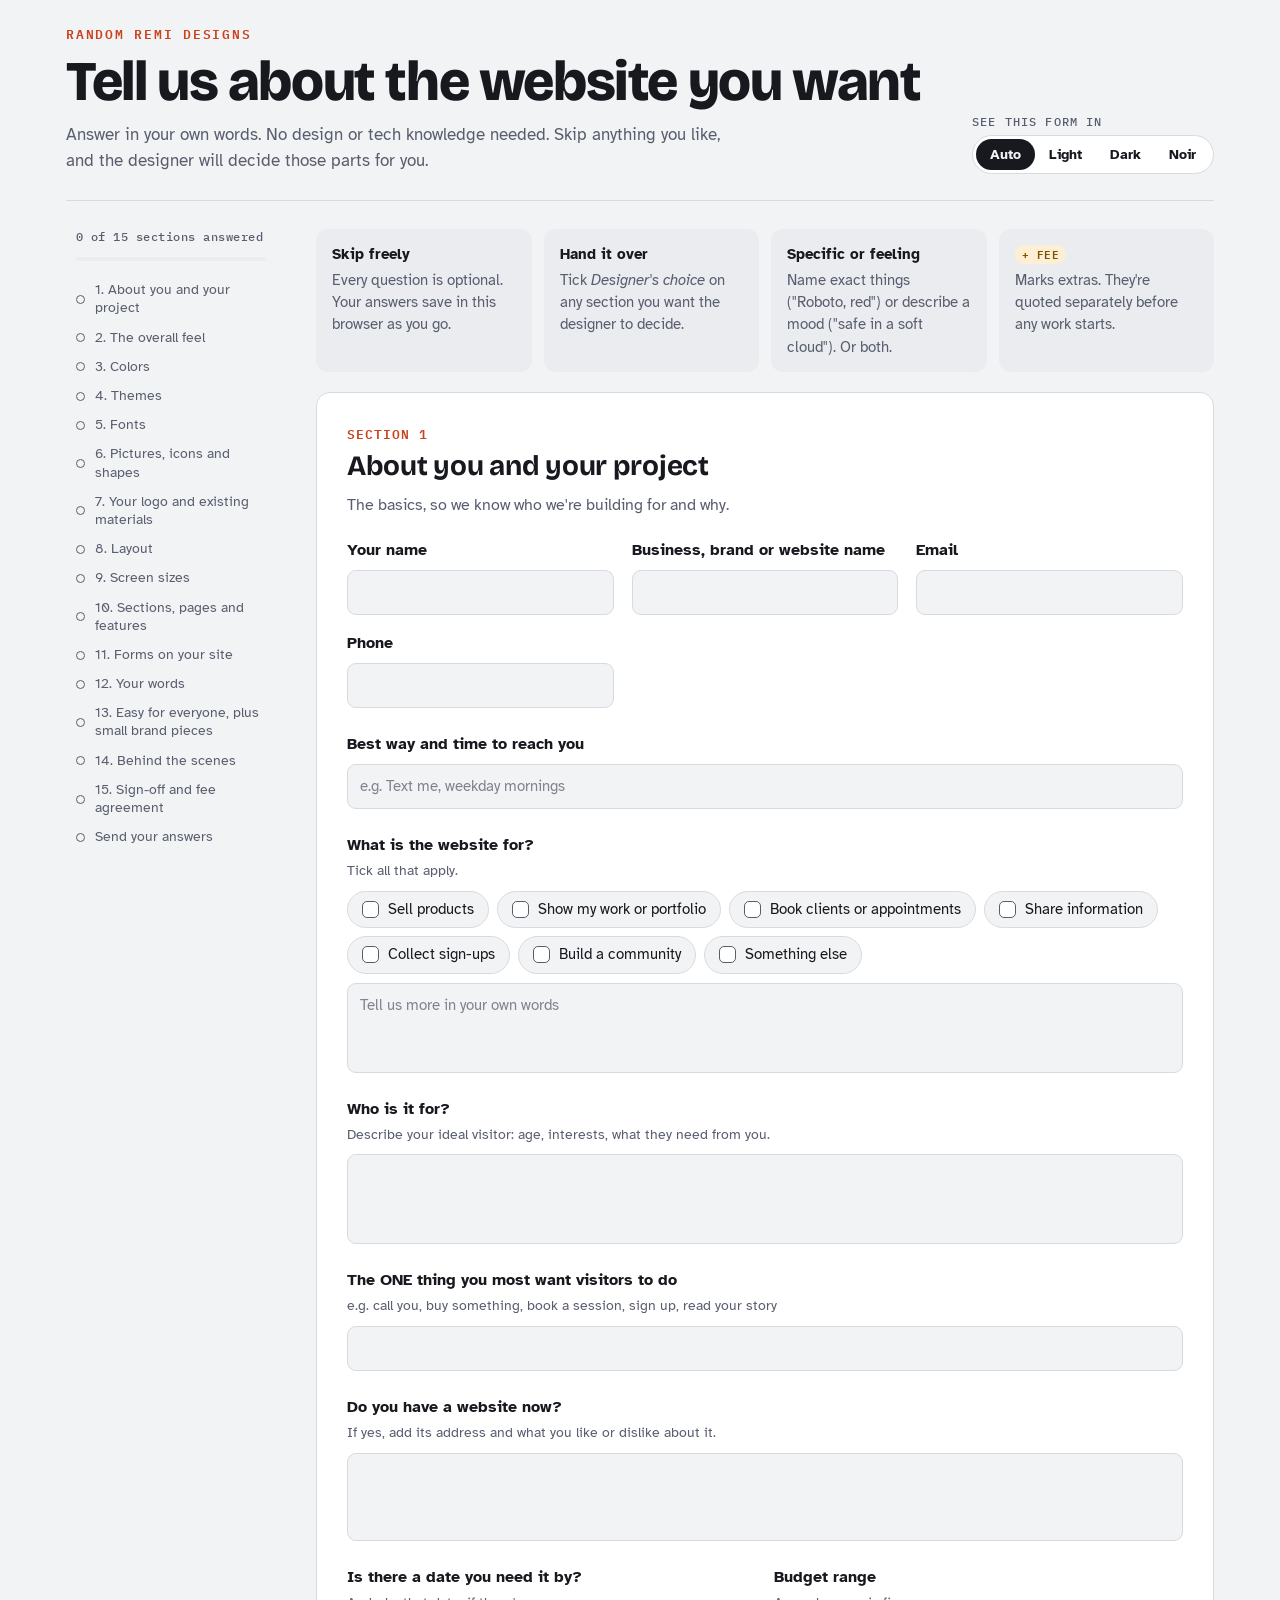
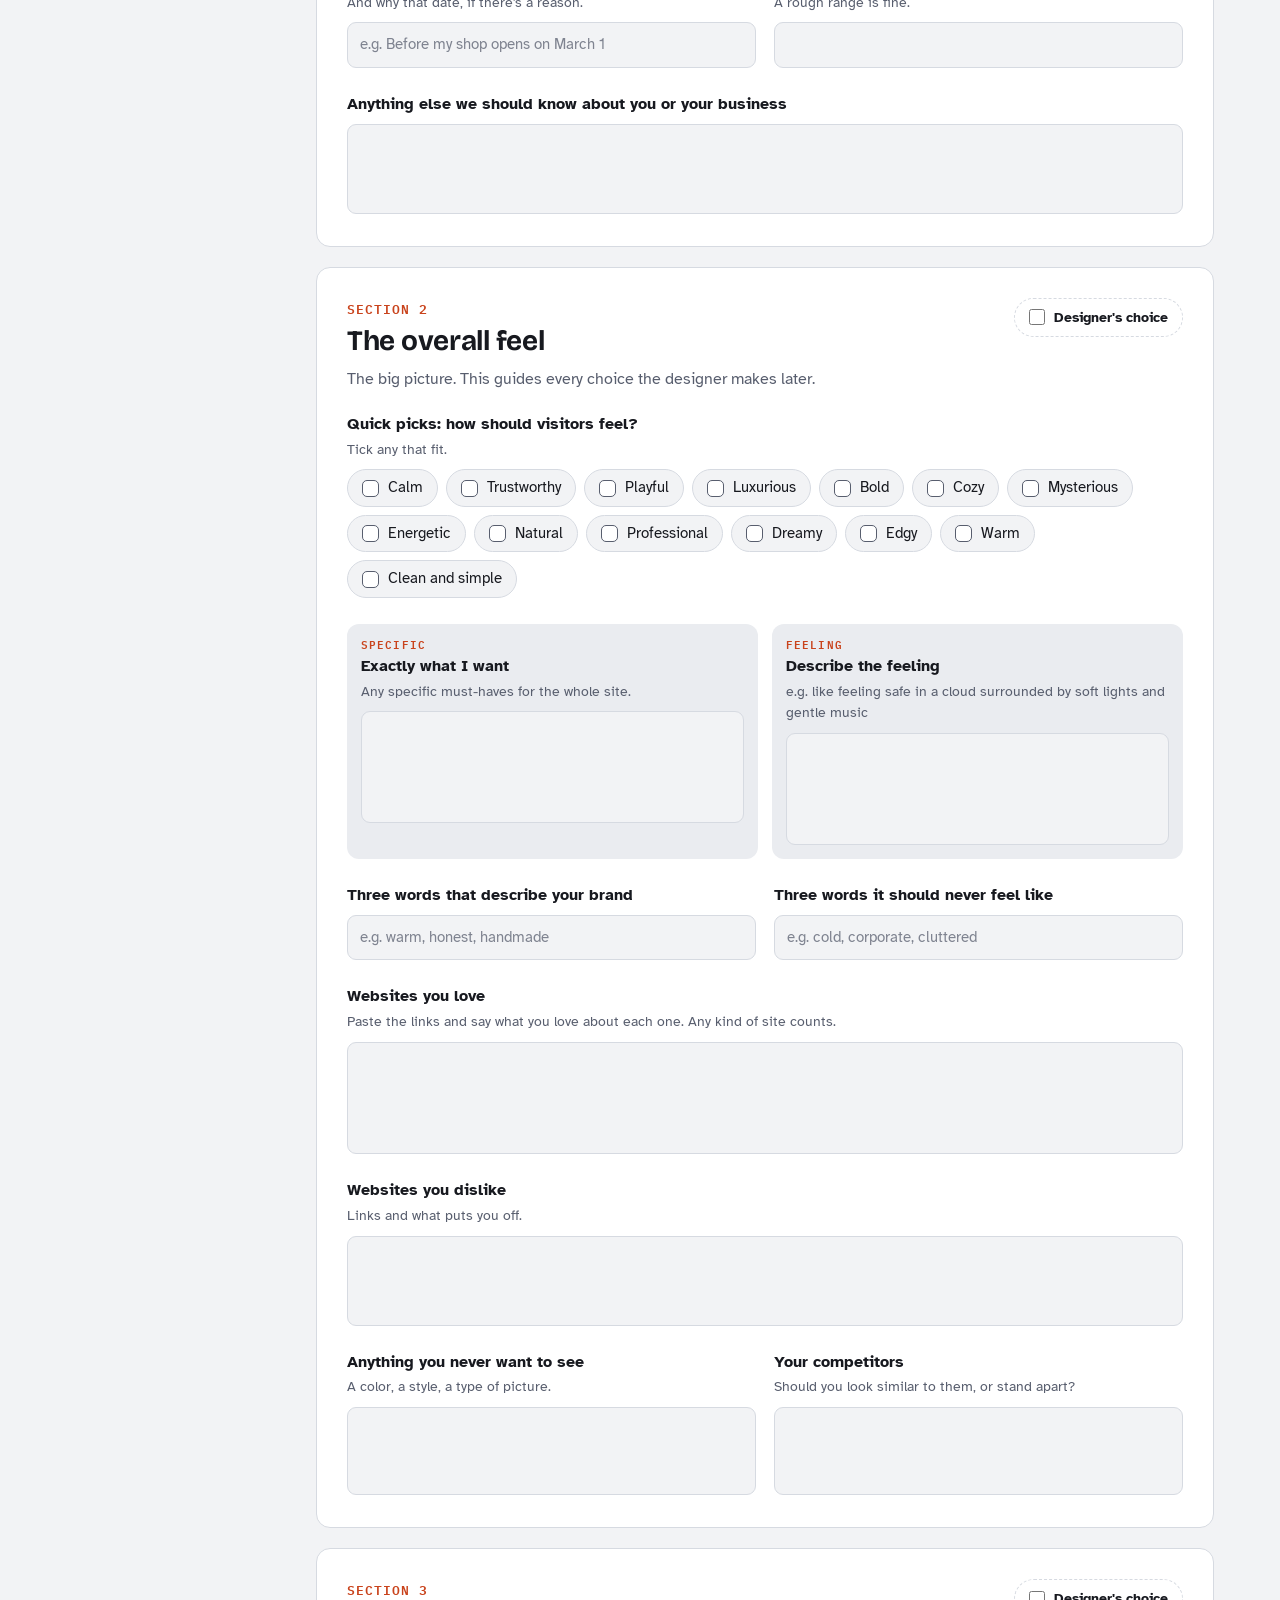
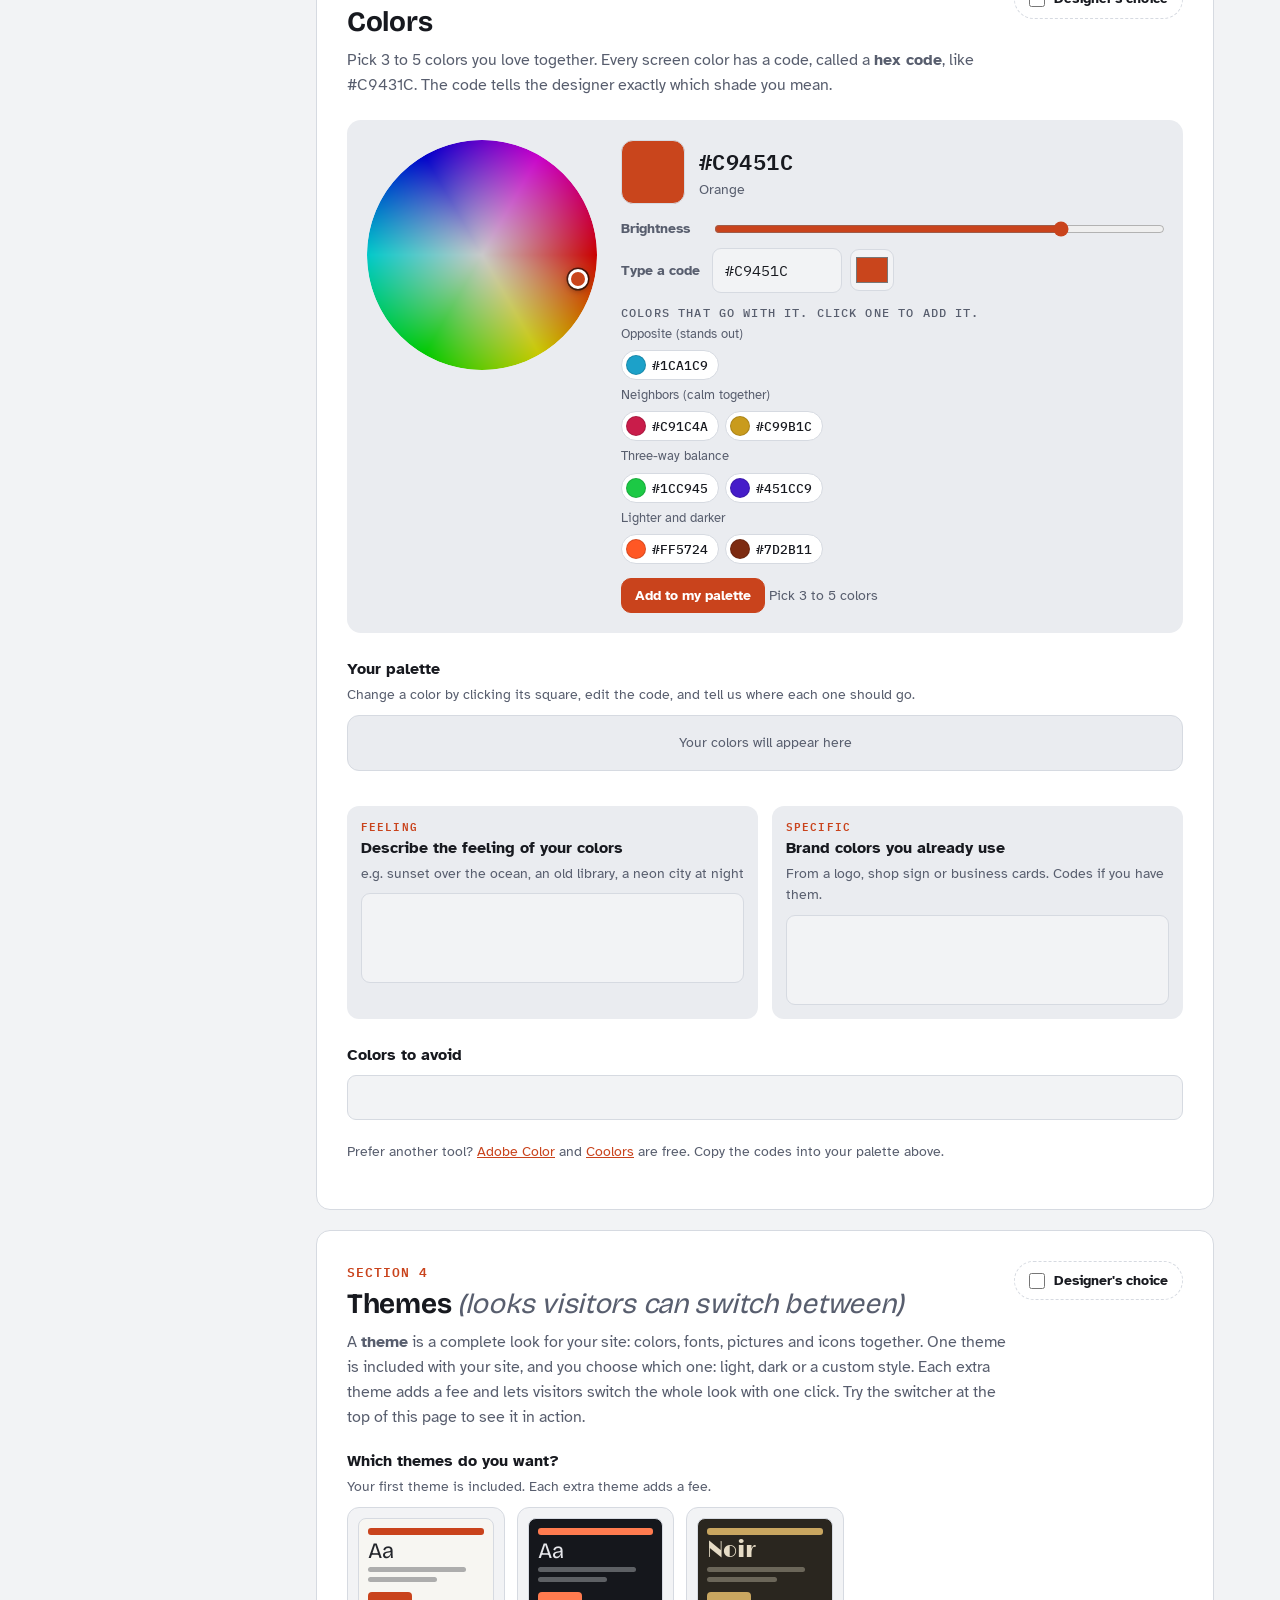
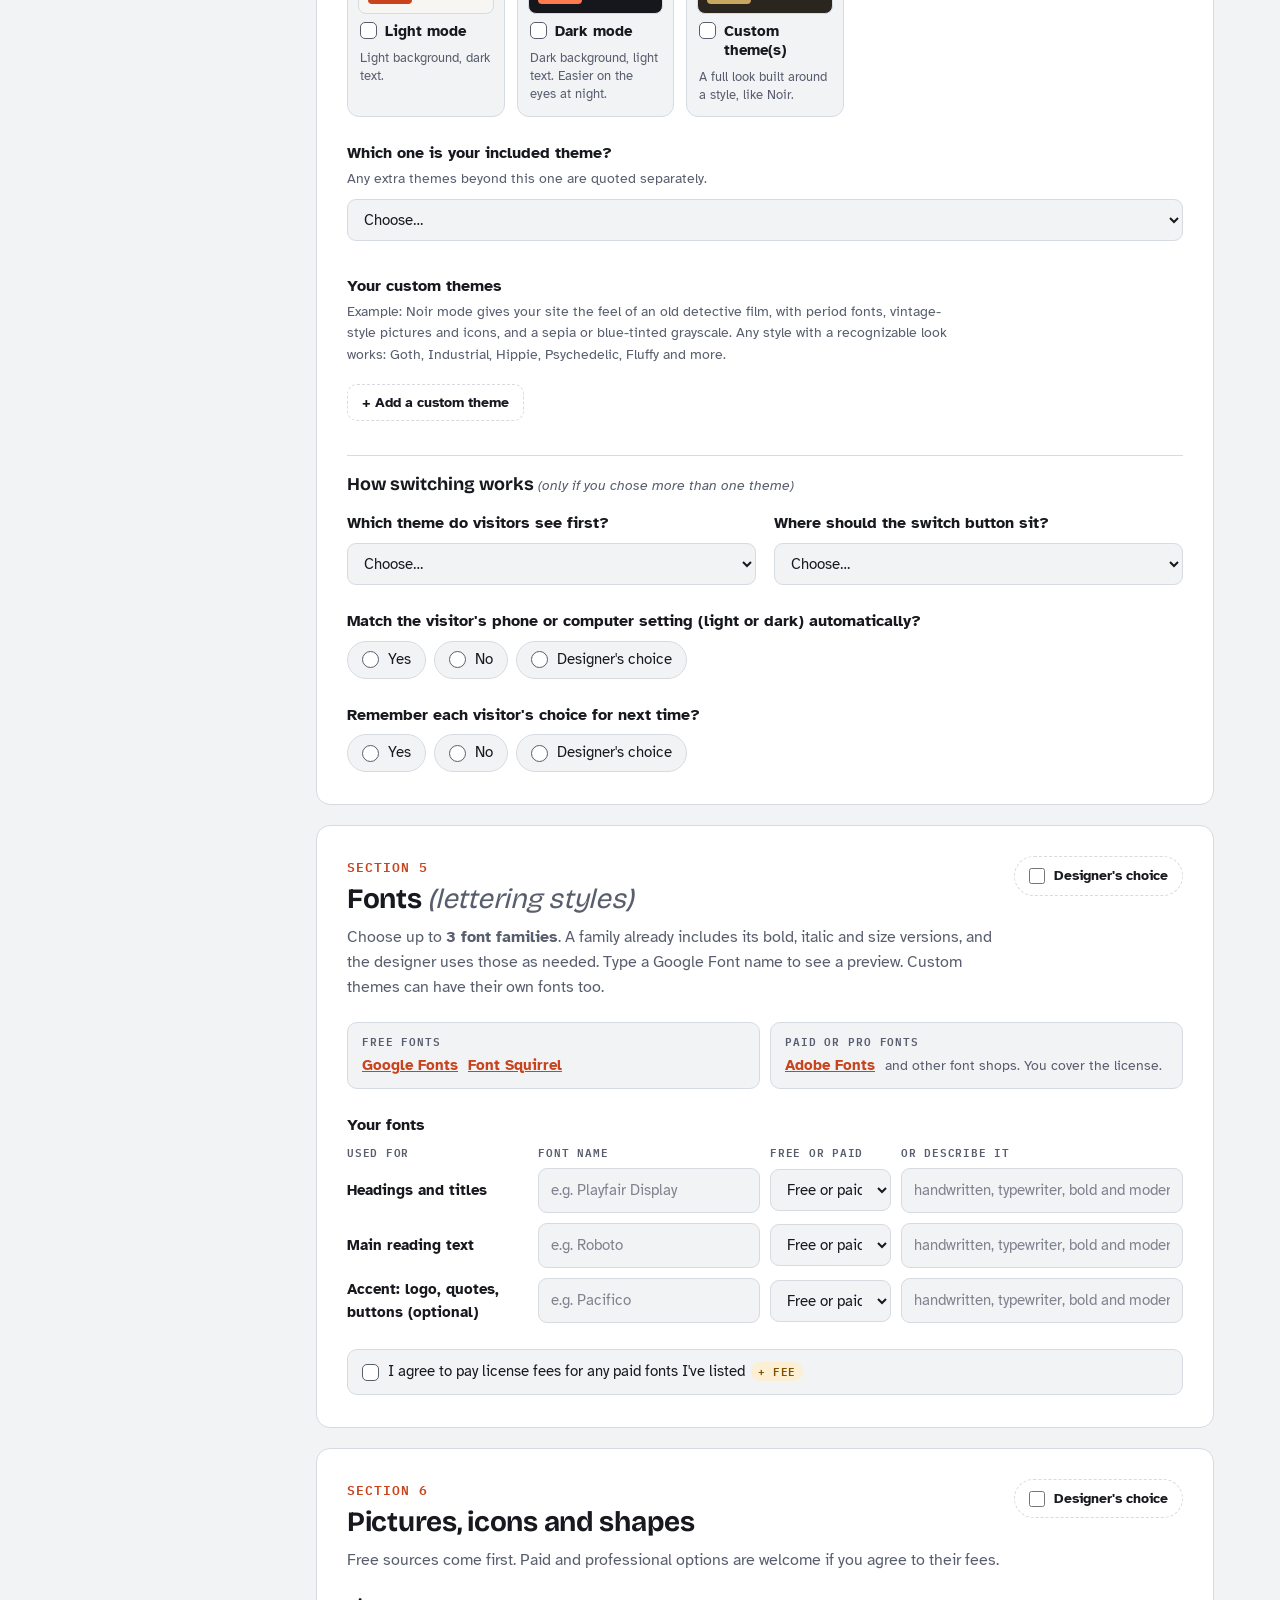
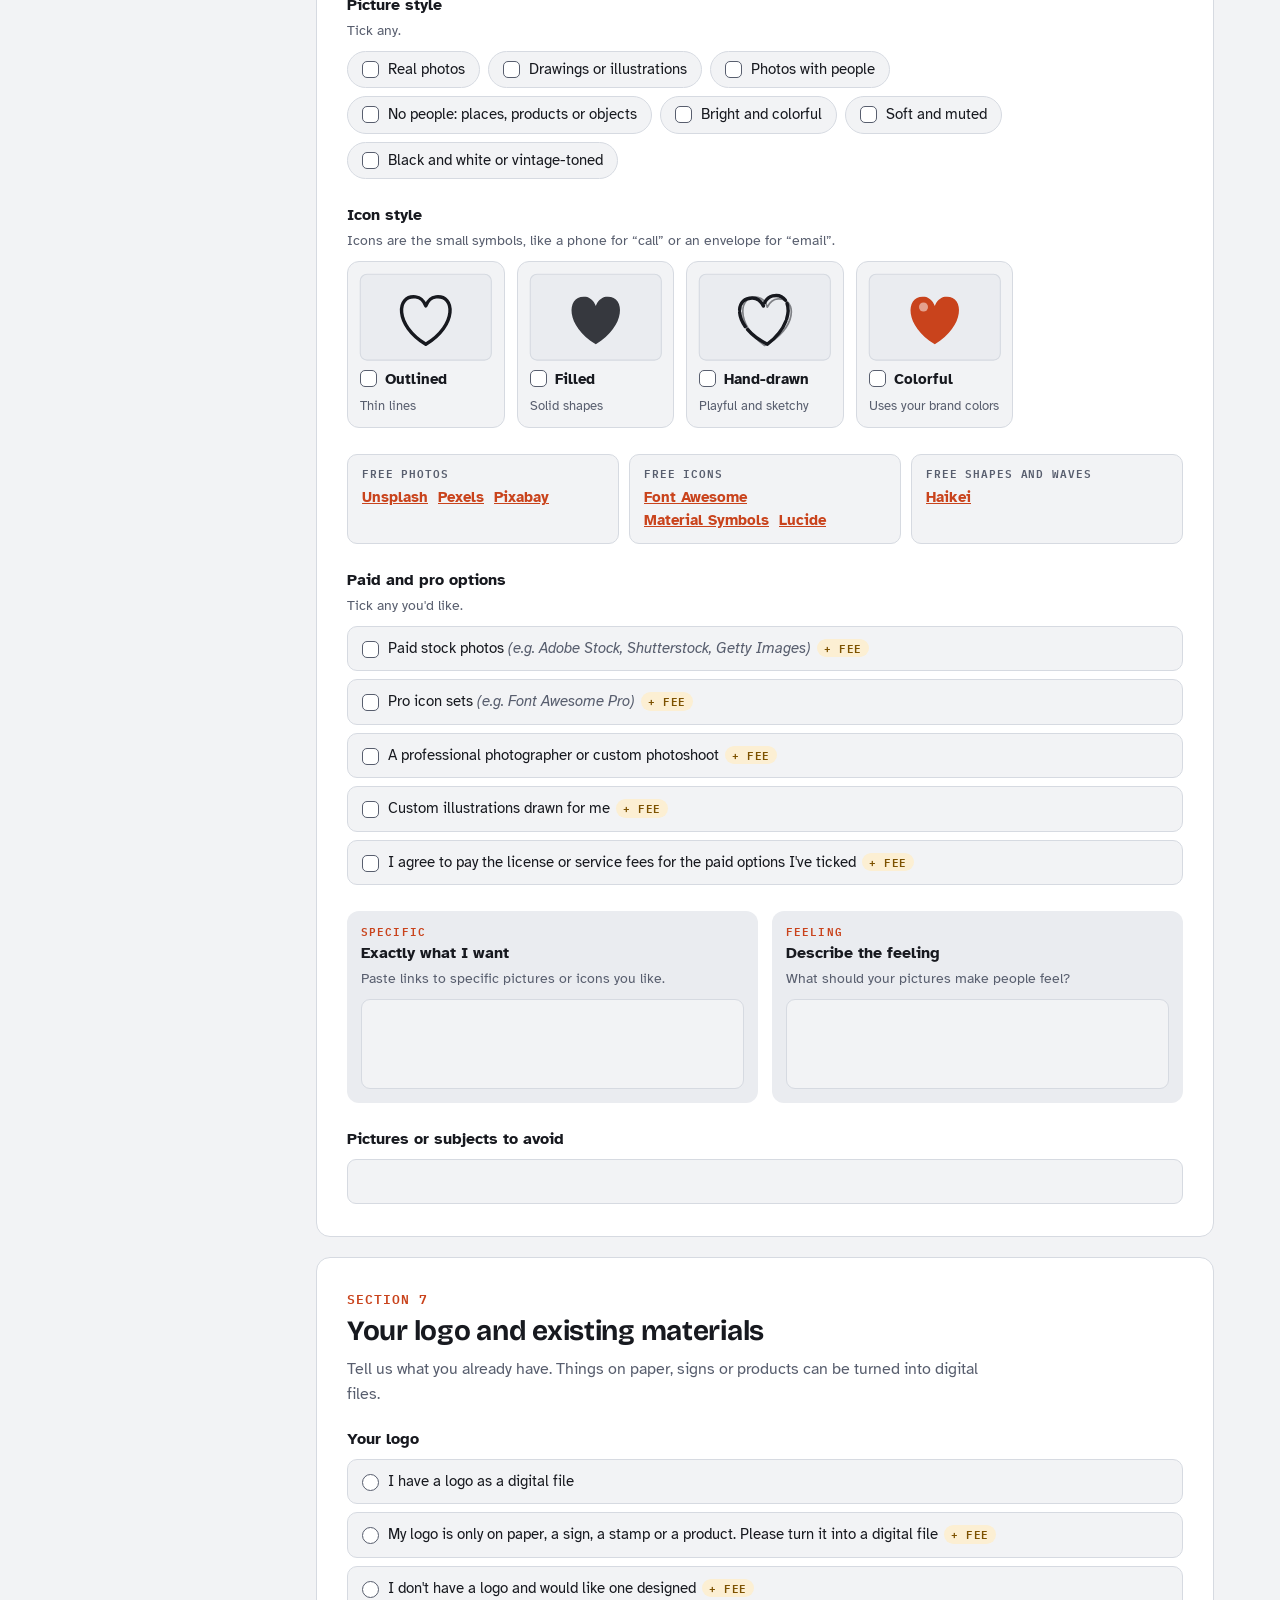
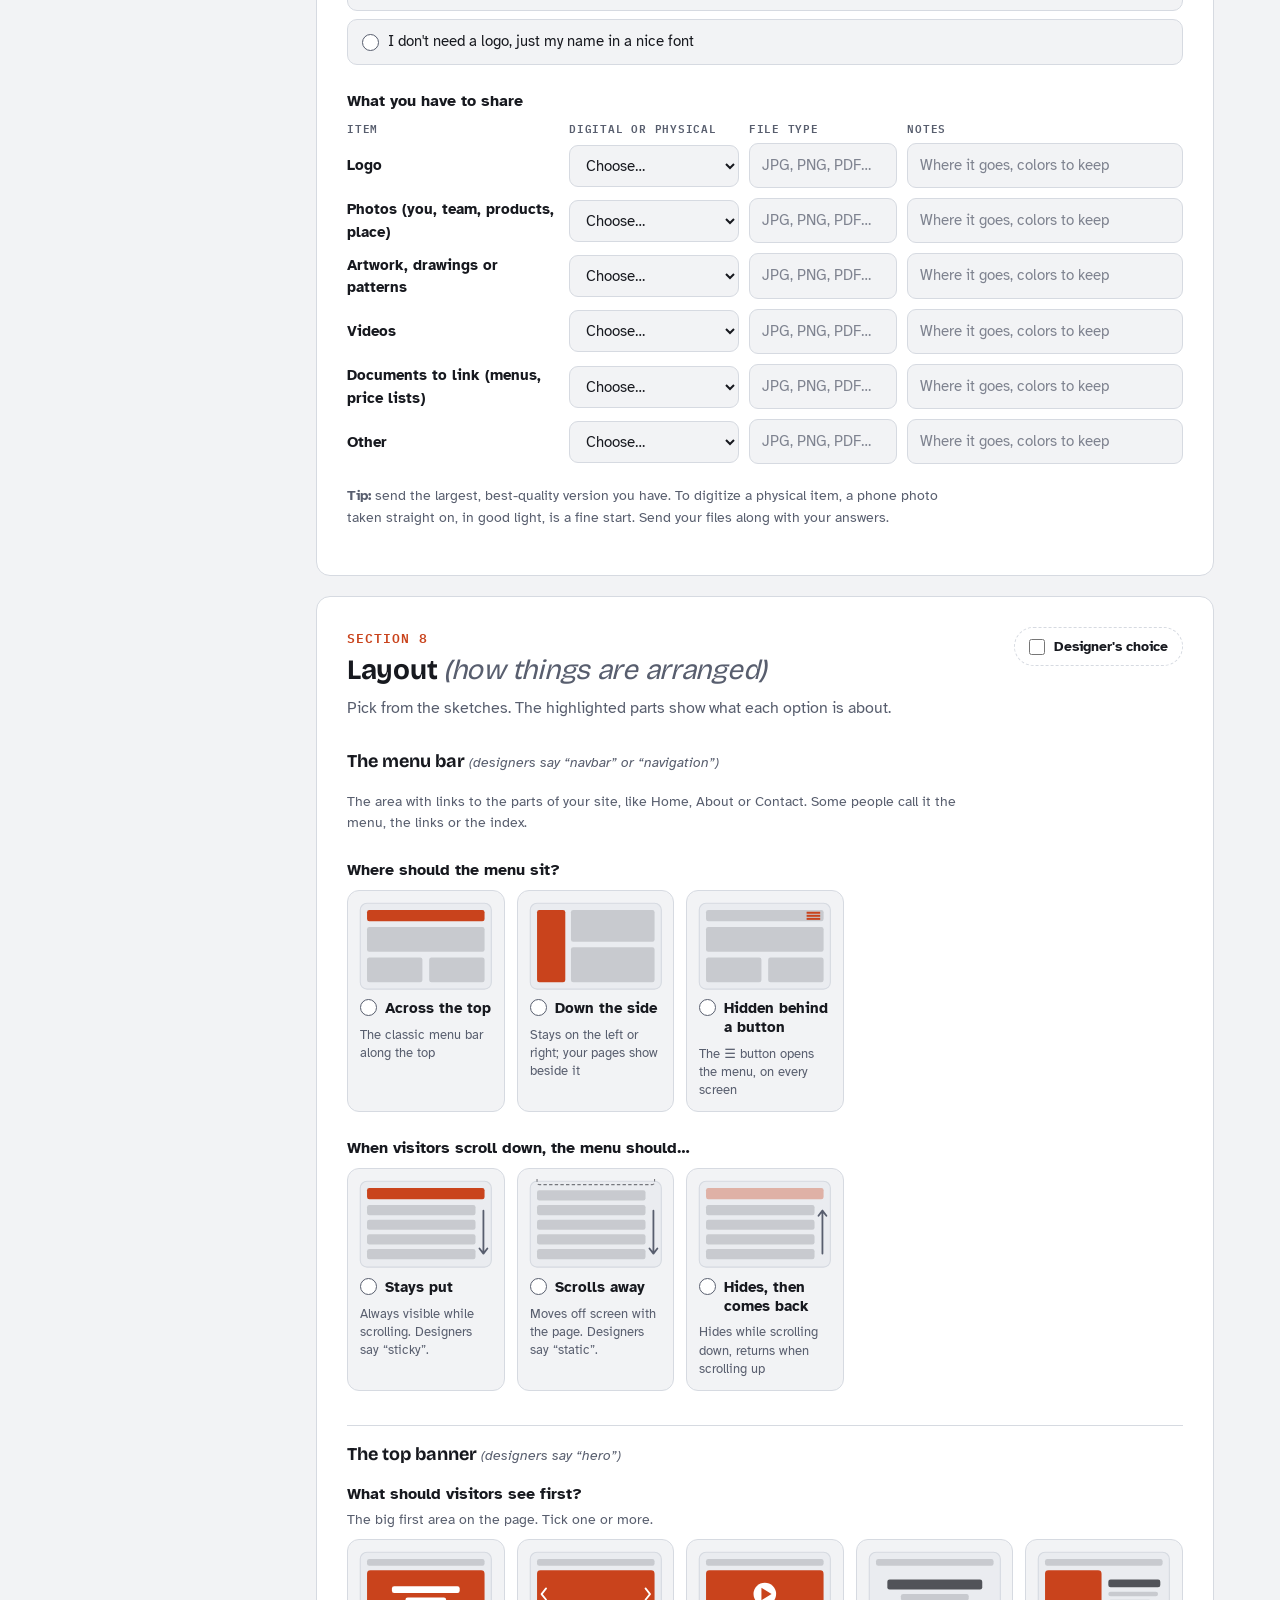
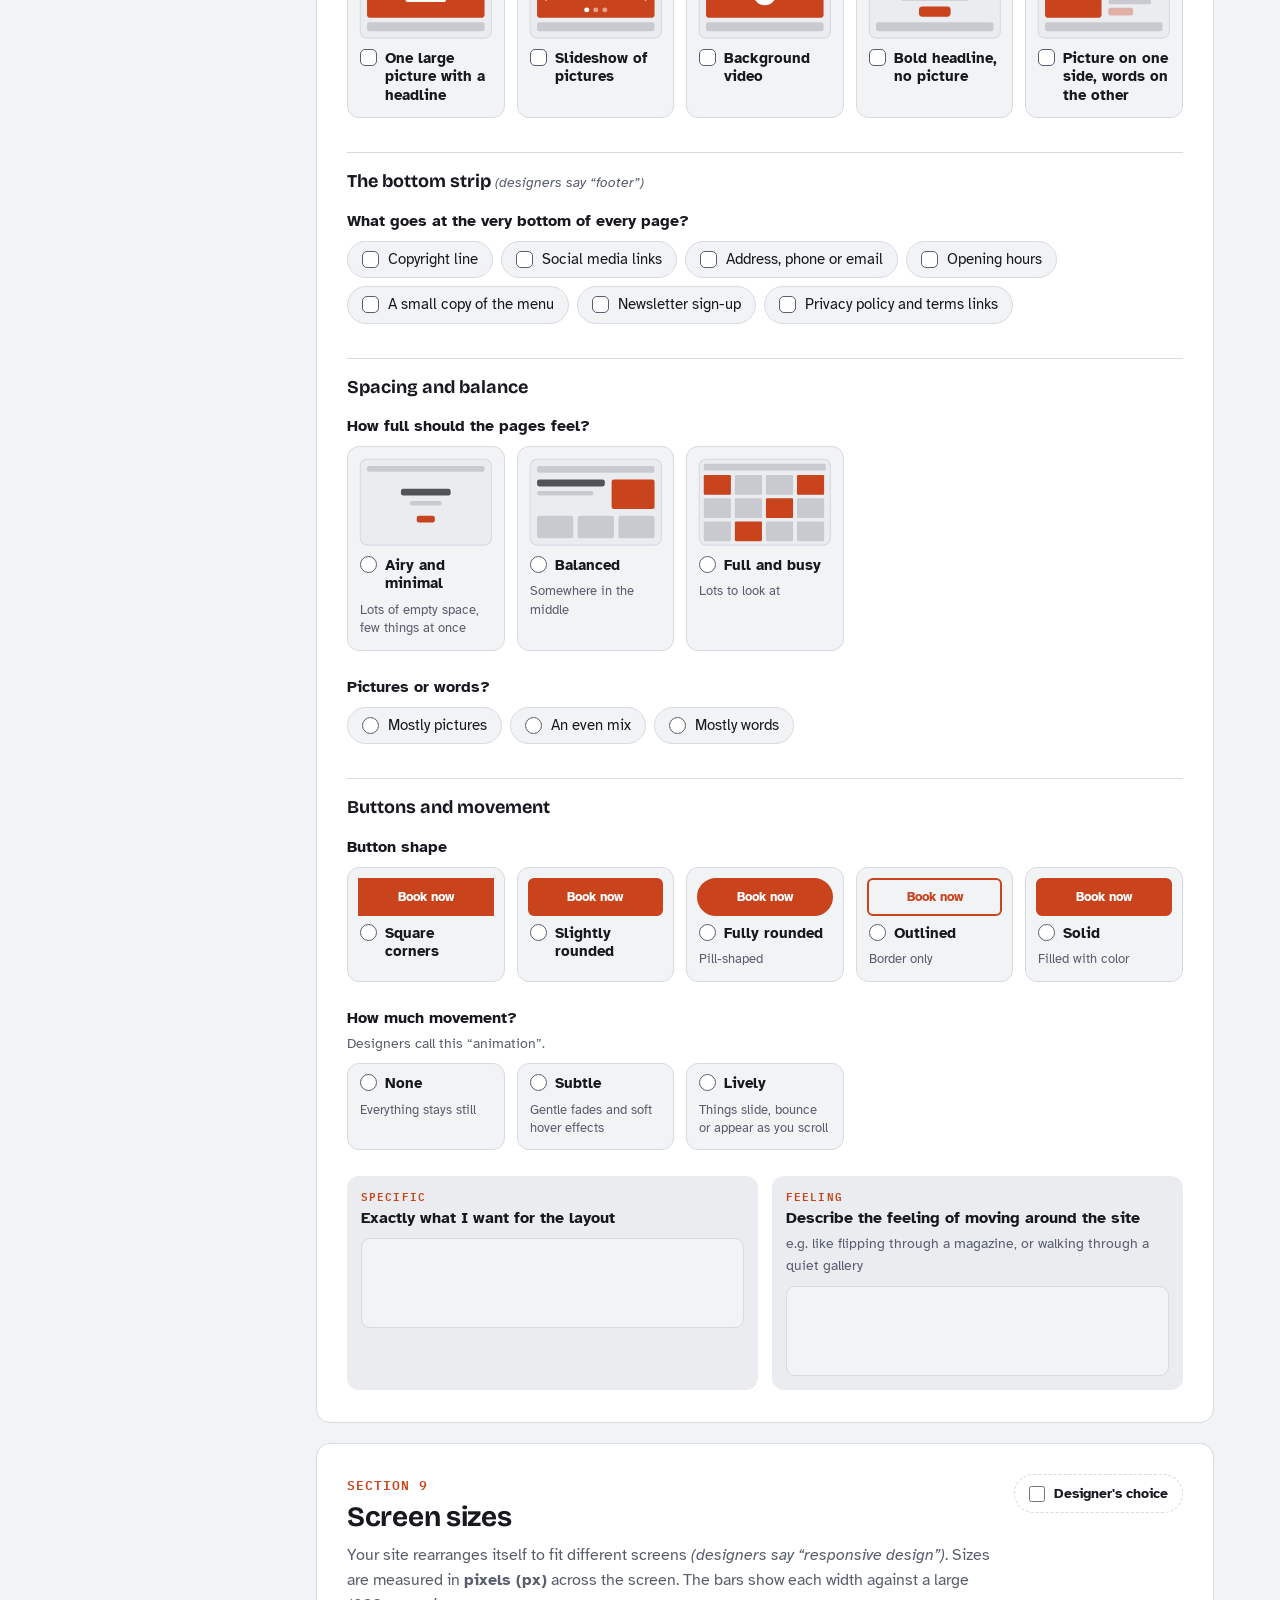
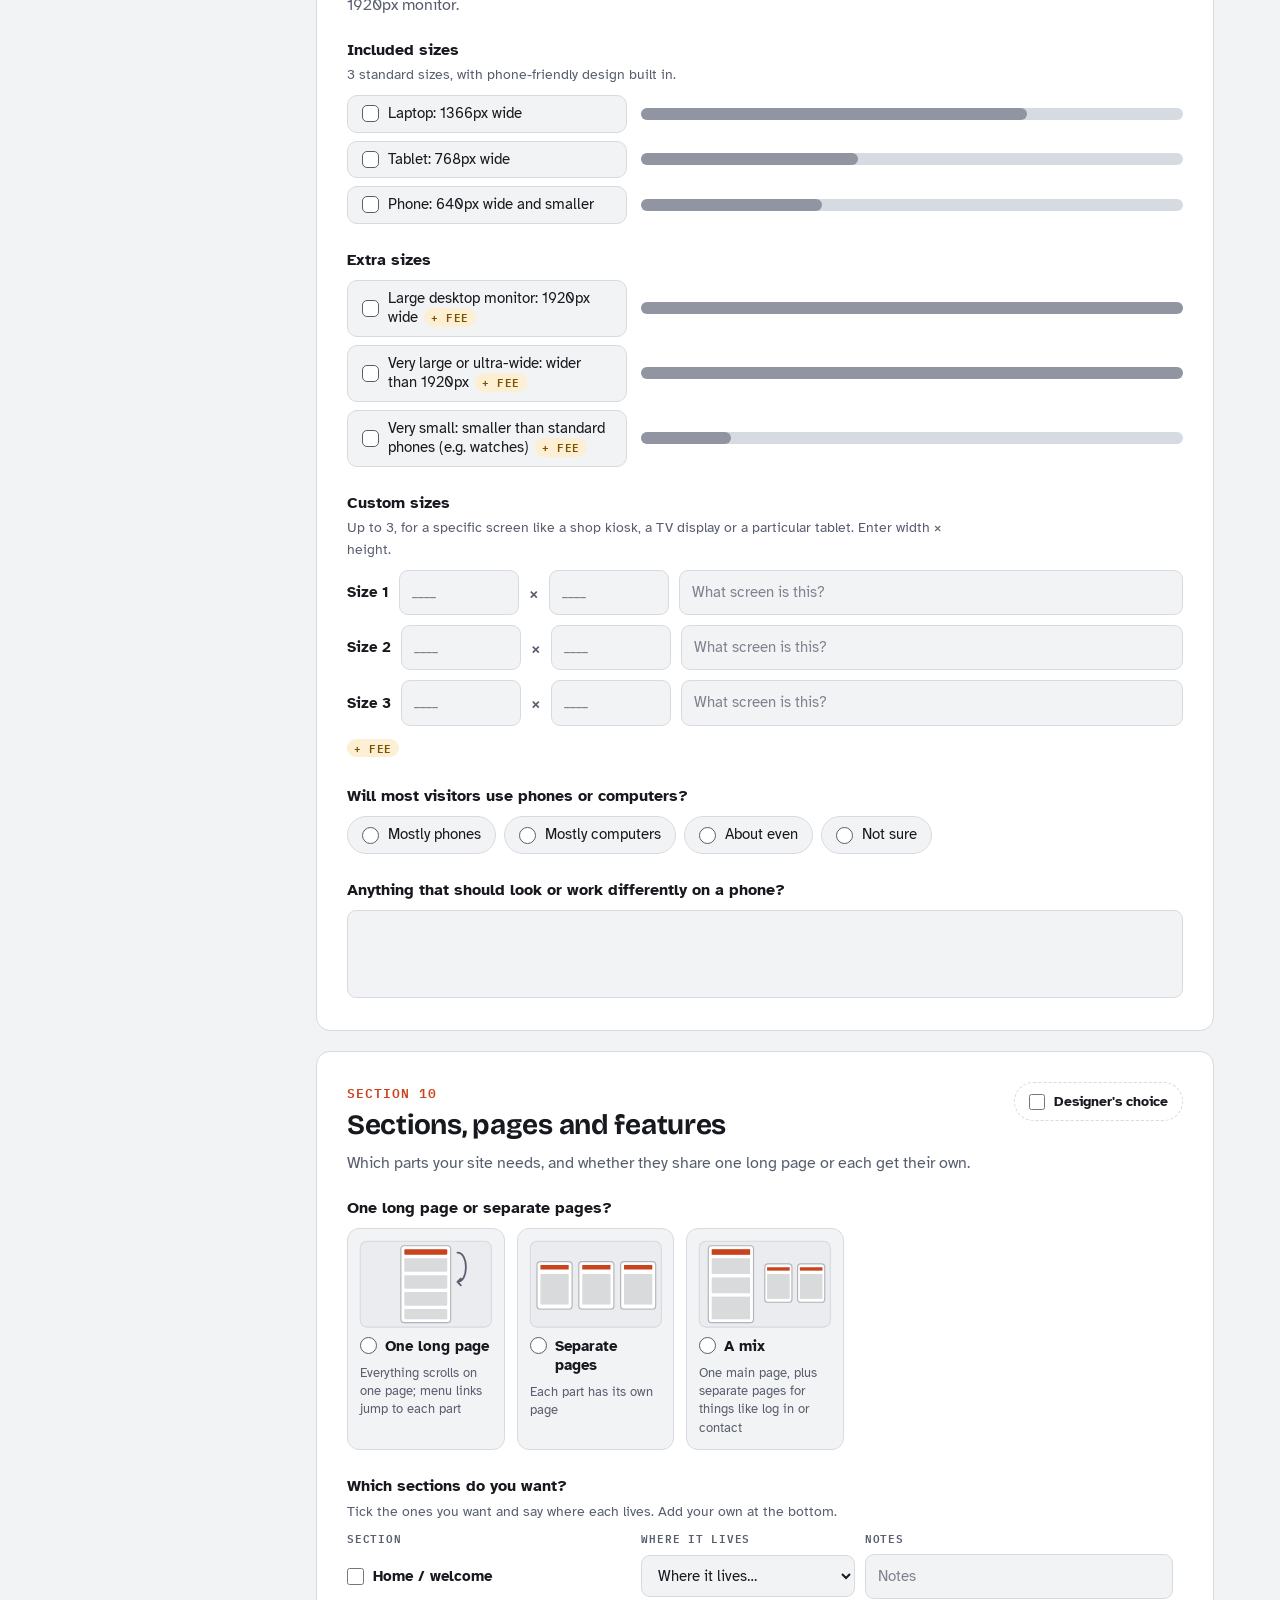
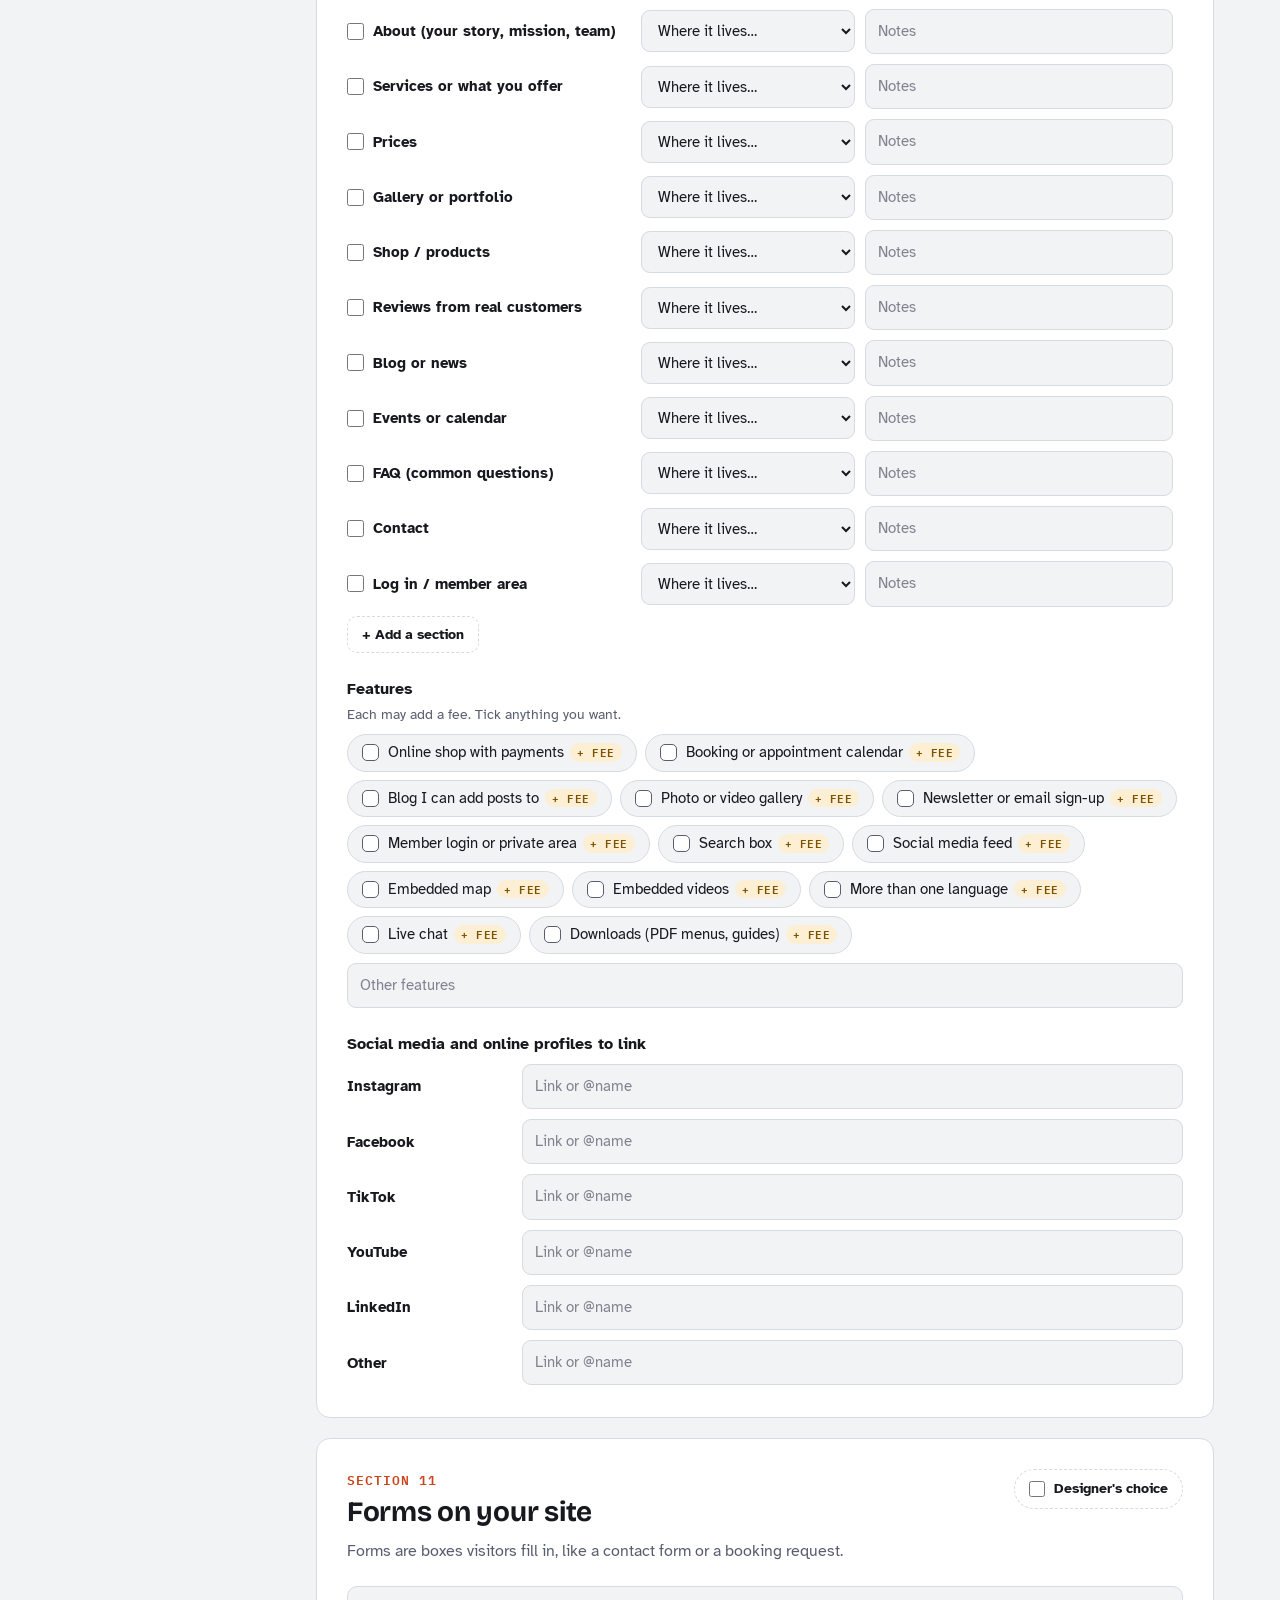
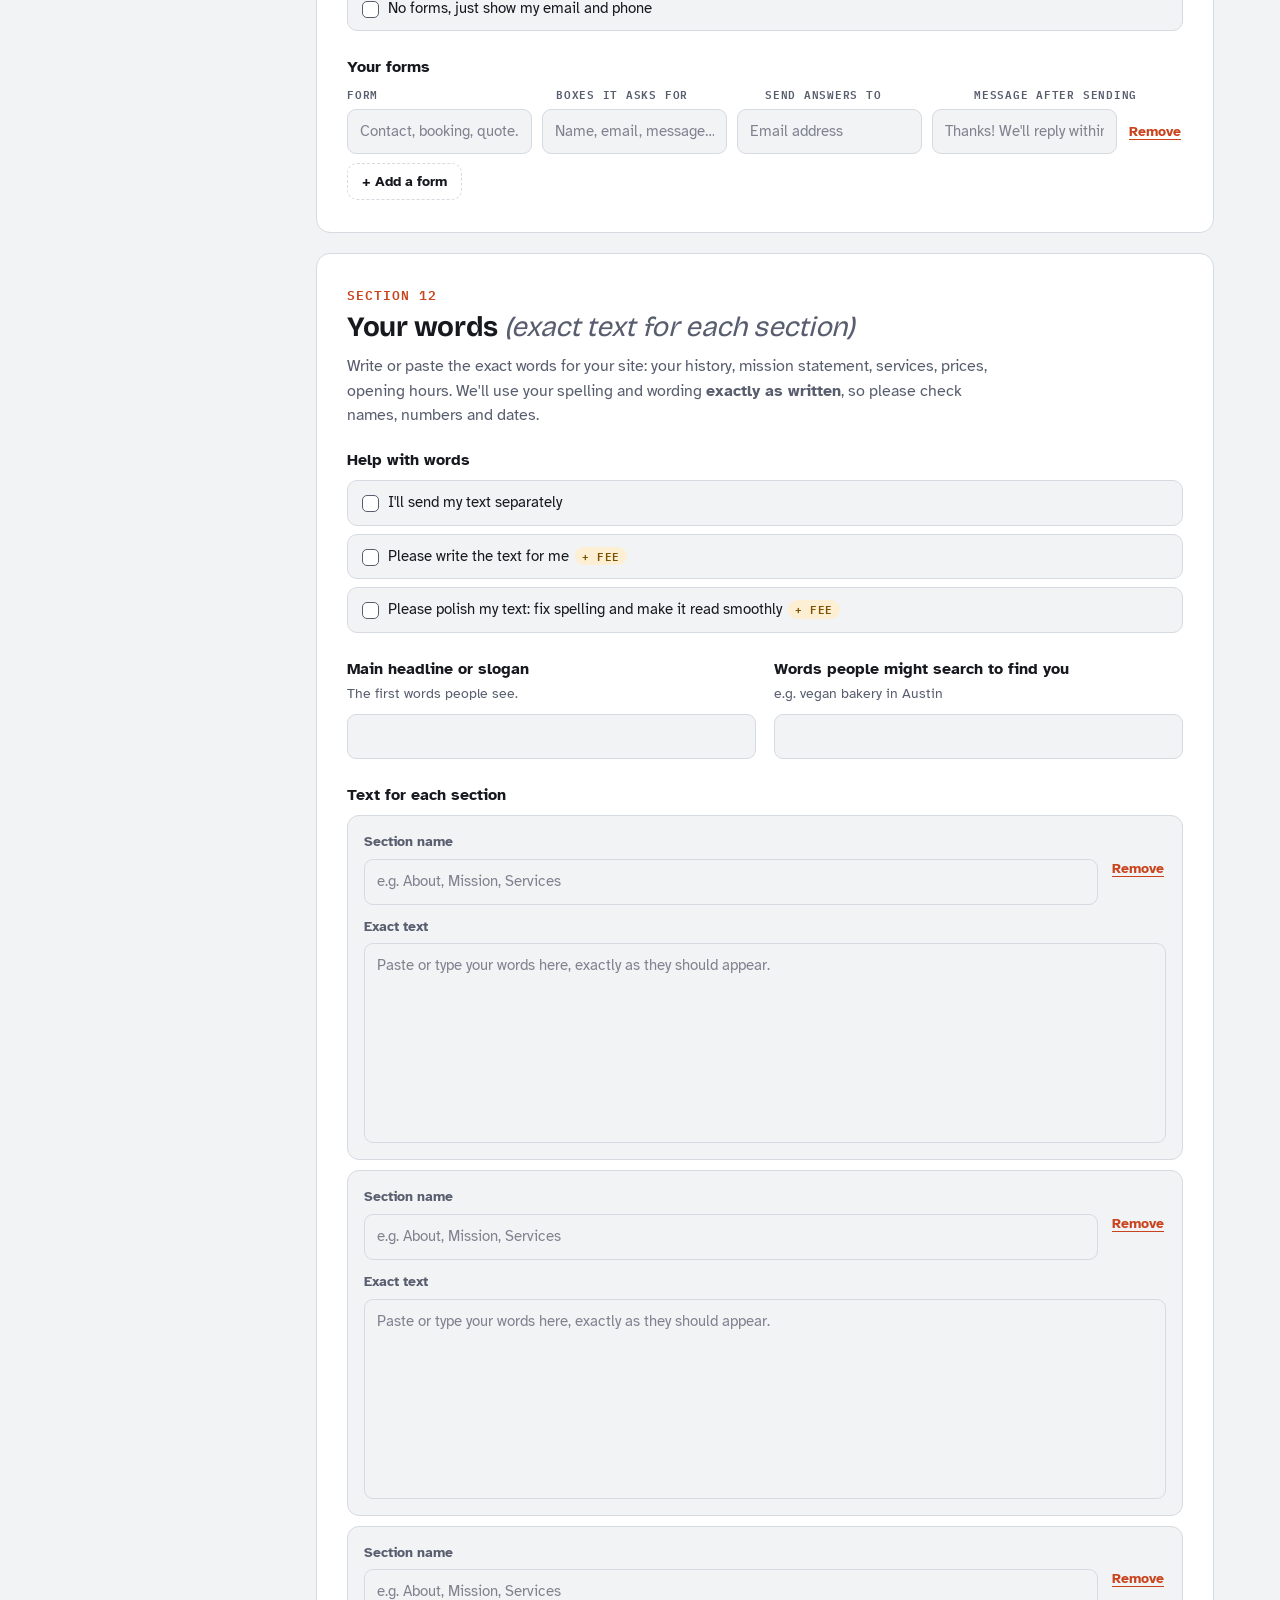
<file: index.html>
<!doctype html>
<html lang="en">
<head>
  <meta charset="utf-8">
  <meta name="viewport" content="width=device-width, initial-scale=1, viewport-fit=cover">
  <title>Website Design Questionnaire | Random Remi Designs</title>
  <meta name="description" content="Tell Random Remi Designs about the website you want. No design or tech knowledge needed.">

  <!-- Fonts: form fonts plus Limelight and Courier Prime for the Noir theme -->
  <link rel="preconnect" href="https://fonts.googleapis.com">
  <link rel="preconnect" href="https://fonts.gstatic.com" crossorigin>
  <link rel="stylesheet" href="https://fonts.googleapis.com/css2?family=Atkinson+Hyperlegible:ital,wght@0,400;0,700;1,400&family=Bricolage+Grotesque:opsz,wght@12..96,500;12..96,700;12..96,800&family=Courier+Prime:wght@400;700&family=IBM+Plex+Mono:wght@400;500;600&family=Limelight&display=swap">

  <link rel="stylesheet" href="style.css">
  <script src="script.js" defer></script>
</head>
<body>
  <div class="shell">

    <!-- ================= Header ================= -->
    <header class="top">
      <div>
        <div class="brand">Random Remi Designs</div>
        <h1>Tell us about the website you want</h1>
        <p class="lede">Answer in your own words. No design or tech knowledge needed. Skip anything you like, and the designer will decide those parts for you.</p>
        <!-- Only shown on the printed / PDF copy (filled in by script.js) -->
        <p class="print-meta" id="print-meta"></p>
      </div>

      <div class="themesw">
        <span class="mini-lbl" id="sw-lbl">See this form in</span>
        <div class="seg" role="group" aria-labelledby="sw-lbl">
          <button type="button" data-t="auto" aria-pressed="true">Auto</button>
          <button type="button" data-t="light" aria-pressed="false">Light</button>
          <button type="button" data-t="dark" aria-pressed="false">Dark</button>
          <button type="button" data-t="noir" aria-pressed="false">Noir</button>
        </div>
      </div>
    </header>

    <div class="layout">

      <!-- Section index: links are added by script.js from each section's data-title -->
      <nav class="toc" id="toc" aria-label="Sections">
        <div class="prog" id="prog">0 of 15 answered</div>
        <div class="bar"><i id="prog-bar"></i></div>
      </nav>

      <main>
        <div class="howto">
          <div><b>Skip freely</b>Every question is optional. Your answers save in this browser as you go.</div>
          <div><b>Hand it over</b>Tick <em>Designer's choice</em> on any section you want the designer to decide.</div>
          <div><b>Specific or feeling</b>Name exact things ("Roboto, red") or describe a mood ("safe in a soft cloud"). Or both.</div>
          <div><b><span class="tag fee">+ fee</span></b>Marks extras. They're quoted separately before any work starts.</div>
        </div>

        <!--
          How questions work
          - Each <div class="q" data-label="..."> is one question. script.js adds its
            visible label from data-label and a hint line from data-hint.
          - <div class="opts" data-opts="key"> is filled with choices from OPTS[key]
            in script.js. Add classes "cards" (pictures) or "list" (long sentences).
          - data-sub="..." names a field inside a question in the answer summary.
          - data-fee="1" marks a choice or row as an extra (+ fee).
        -->
        <form id="form" autocomplete="on" novalidate>

          <!-- ================= 1. About you ================= -->
          <section class="sec" id="s1" data-title="1. About you and your project">
            <div class="sec-head">
              <div><span class="num">Section 1</span><h2>About you and your project</h2></div>
            </div>
            <p class="sec-intro">The basics, so we know who we're building for and why.</p>

            <div class="sec-body">
              <div class="grid">
                <div class="q" data-label="Your name"><input type="text" id="a-name" autocomplete="name"></div>
                <div class="q" data-label="Business, brand or website name"><input type="text" id="a-biz" autocomplete="organization"></div>
                <div class="q" data-label="Email"><input type="email" id="a-email" autocomplete="email"></div>
                <div class="q" data-label="Phone"><input type="tel" id="a-phone" autocomplete="tel"></div>
              </div>

              <div class="q" data-label="Best way and time to reach you">
                <input type="text" id="a-reach" placeholder="e.g. Text me, weekday mornings">
              </div>

              <div class="q" data-label="What is the website for?" data-hint="Tick all that apply.">
                <div class="opts" data-opts="purpose"></div>
                <textarea id="a-purpose" data-sub="Tell us more" rows="3" placeholder="Tell us more in your own words"></textarea>
              </div>

              <div class="q" data-label="Who is it for?" data-hint="Describe your ideal visitor: age, interests, what they need from you.">
                <textarea id="a-audience" rows="3"></textarea>
              </div>

              <div class="q" data-label="The ONE thing you most want visitors to do" data-hint="e.g. call you, buy something, book a session, sign up, read your story">
                <input type="text" id="a-goal">
              </div>

              <div class="q" data-label="Do you have a website now?" data-hint="If yes, add its address and what you like or dislike about it.">
                <textarea id="a-current" rows="2"></textarea>
              </div>

              <div class="grid">
                <div class="q" data-label="Is there a date you need it by?" data-hint="And why that date, if there's a reason.">
                  <input type="text" id="a-date" placeholder="e.g. Before my shop opens on March 1">
                </div>
                <div class="q" data-label="Budget range" data-hint="A rough range is fine.">
                  <input type="text" id="a-budget">
                </div>
              </div>

              <div class="q" data-label="Anything else we should know about you or your business">
                <textarea id="a-else" rows="3"></textarea>
              </div>
            </div>
          </section>

          <!-- ================= 2. Overall feel ================= -->
          <section class="sec" id="s2" data-title="2. The overall feel">
            <div class="sec-head">
              <div><span class="num">Section 2</span><h2>The overall feel</h2></div>
              <label class="dc"><input type="checkbox" class="dc-box" id="dc-2"> Designer's choice</label>
            </div>
            <p class="sec-intro">The big picture. This guides every choice the designer makes later.</p>
            <p class="handed-note">You've handed this section to the designer. You can still add notes.</p>

            <div class="sec-body">
              <div class="q" data-label="Quick picks: how should visitors feel?" data-hint="Tick any that fit.">
                <div class="opts" data-opts="feel"></div>
              </div>

              <div class="pair">
                <div class="q exact" data-label="Exactly what I want" data-hint="Any specific must-haves for the whole site.">
                  <textarea id="v-exact" rows="4"></textarea>
                </div>
                <div class="q feel" data-label="Describe the feeling" data-hint="e.g. like feeling safe in a cloud surrounded by soft lights and gentle music">
                  <textarea id="v-feel" rows="4"></textarea>
                </div>
              </div>

              <div class="grid">
                <div class="q" data-label="Three words that describe your brand">
                  <input type="text" id="v-3yes" placeholder="e.g. warm, honest, handmade">
                </div>
                <div class="q" data-label="Three words it should never feel like">
                  <input type="text" id="v-3no" placeholder="e.g. cold, corporate, cluttered">
                </div>
              </div>

              <div class="q" data-label="Websites you love" data-hint="Paste the links and say what you love about each one. Any kind of site counts.">
                <textarea id="v-love" rows="4"></textarea>
              </div>

              <div class="q" data-label="Websites you dislike" data-hint="Links and what puts you off.">
                <textarea id="v-hate" rows="3"></textarea>
              </div>

              <div class="grid">
                <div class="q" data-label="Anything you never want to see" data-hint="A color, a style, a type of picture.">
                  <textarea id="v-never" rows="2"></textarea>
                </div>
                <div class="q" data-label="Your competitors" data-hint="Should you look similar to them, or stand apart?">
                  <textarea id="v-comp" rows="2"></textarea>
                </div>
              </div>
            </div>
          </section>

          <!-- ================= 3. Colors ================= -->
          <section class="sec" id="s3" data-title="3. Colors">
            <div class="sec-head">
              <div><span class="num">Section 3</span><h2>Colors</h2></div>
              <label class="dc"><input type="checkbox" class="dc-box" id="dc-3"> Designer's choice</label>
            </div>
            <p class="sec-intro">Pick 3 to 5 colors you love together. Every screen color has a code, called a <b>hex code</b>, like #C9431C. The code tells the designer exactly which shade you mean.</p>
            <p class="handed-note">You've handed this section to the designer. You can still add notes.</p>

            <div class="sec-body">
              <!-- Color wheel: drawn and controlled by script.js -->
              <div class="studio">
                <div class="wheel-wrap">
                  <canvas id="wheel" width="230" height="230" role="img" aria-label="Color wheel. Click or drag to pick a color."></canvas>
                  <span id="wheel-marker"></span>
                </div>

                <div class="picked">
                  <div class="now">
                    <span id="now-swatch"></span>
                    <div>
                      <div id="now-hex">#C9431C</div>
                      <div id="now-name">Dark orange</div>
                    </div>
                  </div>

                  <div class="ctl">
                    <label for="bright">Brightness</label>
                    <input type="range" id="bright" min="5" max="100" value="80" data-nosave>

                    <label for="typed">Type a code</label>
                    <div class="typecode">
                      <input type="text" id="typed" placeholder="#RRGGBB" maxlength="7" data-nosave>
                      <input type="color" id="native" aria-label="Pick with your device's color picker" data-nosave>
                    </div>
                  </div>

                  <div class="harm" id="harm"></div>

                  <div>
                    <button type="button" class="btn accent sm" id="add-color">Add to my palette</button>
                    <span class="qhint" id="pal-count"></span>
                  </div>
                </div>
              </div>

              <div class="q" data-label="Your palette" data-hint="Change a color by clicking its square, edit the code, and tell us where each one should go.">
                <div class="strip empty" id="strip">Your colors will appear here</div>
                <div class="rows" id="palette"></div>
              </div>

              <div class="pair">
                <div class="q feel" data-label="Describe the feeling of your colors" data-hint="e.g. sunset over the ocean, an old library, a neon city at night">
                  <textarea id="c-feel" rows="3"></textarea>
                </div>
                <div class="q exact" data-label="Brand colors you already use" data-hint="From a logo, shop sign or business cards. Codes if you have them.">
                  <textarea id="c-brand" rows="3"></textarea>
                </div>
              </div>

              <div class="q" data-label="Colors to avoid"><input type="text" id="c-avoid"></div>

              <p class="qhint">Prefer another tool? <a href="https://color.adobe.com" target="_blank" rel="noopener">Adobe Color</a> and <a href="https://coolors.co" target="_blank" rel="noopener">Coolors</a> are free. Copy the codes into your palette above.</p>
            </div>
          </section>

          <!-- ================= 4. Themes ================= -->
          <section class="sec" id="s4" data-title="4. Themes">
            <div class="sec-head">
              <div><span class="num">Section 4</span><h2>Themes <span class="term">(looks visitors can switch between)</span></h2></div>
              <label class="dc"><input type="checkbox" class="dc-box" id="dc-4"> Designer's choice</label>
            </div>
            <p class="sec-intro">A <b>theme</b> is a complete look for your site: colors, fonts, pictures and icons together. One theme is included with your site, and you choose which one: light, dark or a custom style. Each extra theme adds a fee and lets visitors switch the whole look with one click. Try the switcher at the top of this page to see it in action.</p>
            <p class="handed-note">You've handed this section to the designer. You can still add notes.</p>

            <div class="sec-body">
              <div class="q" data-label="Which themes do you want?" data-hint="Your first theme is included. Each extra theme adds a fee.">
                <div class="opts cards">
                  <label class="opt card">
                    <input type="checkbox" id="th-light" value="Light mode">
                    <span class="mock mock--light"><span class="m-nav"></span><span class="m-h">Aa</span><span class="m-l"></span><span class="m-l s"></span><span class="m-b"></span></span>
                    <span class="ot"><span class="tick"></span>Light mode</span>
                    <small>Light background, dark text.</small>
                  </label>
                  <label class="opt card">
                    <input type="checkbox" id="th-dark" value="Dark mode">
                    <span class="mock mock--dark"><span class="m-nav"></span><span class="m-h">Aa</span><span class="m-l"></span><span class="m-l s"></span><span class="m-b"></span></span>
                    <span class="ot"><span class="tick"></span>Dark mode</span>
                    <small>Dark background, light text. Easier on the eyes at night.</small>
                  </label>
                  <label class="opt card">
                    <input type="checkbox" id="th-custom" value="Custom theme(s)">
                    <span class="mock mock--noir"><span class="m-nav"></span><span class="m-h">Noir</span><span class="m-l"></span><span class="m-l s"></span><span class="m-b"></span></span>
                    <span class="ot"><span class="tick"></span>Custom theme(s)</span>
                    <small>A full look built around a style, like Noir.</small>
                  </label>
                </div>
              </div>

              <div class="q" data-label="Which one is your included theme?" data-hint="Any extra themes beyond this one are quoted separately.">
                <select id="th-main">
                  <option value="">Choose…</option>
                  <option>Light mode</option>
                  <option>Dark mode</option>
                  <option>One of my custom themes</option>
                  <option>Designer's choice</option>
                </select>
                <p class="qhint qhint--flat" id="th-count"></p>
              </div>

              <div class="q" data-label="Your custom themes" data-hint="Example: Noir mode gives your site the feel of an old detective film, with period fonts, vintage-style pictures and icons, and a sepia or blue-tinted grayscale. Any style with a recognizable look works: Goth, Industrial, Hippie, Psychedelic, Fluffy and more.">
                <div class="rows" id="themes"></div>
                <button type="button" class="add" id="add-theme">+ Add a custom theme</button>
              </div>

              <h3 class="sub-h">How switching works <span class="term">(only if you chose more than one theme)</span></h3>

              <div class="grid">
                <div class="q" data-label="Which theme do visitors see first?">
                  <select id="sw-first">
                    <option value="">Choose…</option>
                    <option>Light</option>
                    <option>Dark</option>
                    <option>One of my custom themes</option>
                    <option>Match their device</option>
                    <option>Designer's choice</option>
                  </select>
                </div>
                <div class="q" data-label="Where should the switch button sit?">
                  <select id="sw-where">
                    <option value="">Choose…</option>
                    <option>Top corner</option>
                    <option>Inside the menu</option>
                    <option>Bottom of the page</option>
                    <option>Floating button in a corner</option>
                    <option>Designer's choice</option>
                  </select>
                </div>
              </div>

              <div class="q" data-label="Match the visitor's phone or computer setting (light or dark) automatically?">
                <div class="opts" data-opts="followDevice"></div>
              </div>
              <div class="q" data-label="Remember each visitor's choice for next time?">
                <div class="opts" data-opts="remember"></div>
              </div>
            </div>
          </section>

          <!-- ================= 5. Fonts ================= -->
          <section class="sec" id="s5" data-title="5. Fonts">
            <div class="sec-head">
              <div><span class="num">Section 5</span><h2>Fonts <span class="term">(lettering styles)</span></h2></div>
              <label class="dc"><input type="checkbox" class="dc-box" id="dc-5"> Designer's choice</label>
            </div>
            <p class="sec-intro">Choose up to <b>3 font families</b>. A family already includes its bold, italic and size versions, and the designer uses those as needed. Type a Google Font name to see a preview. Custom themes can have their own fonts too.</p>
            <p class="handed-note">You've handed this section to the designer. You can still add notes.</p>

            <div class="sec-body">
              <div class="res">
                <div><b>Free fonts</b><a href="https://fonts.google.com" target="_blank" rel="noopener">Google Fonts</a><a href="https://www.fontsquirrel.com" target="_blank" rel="noopener">Font Squirrel</a></div>
                <div><b>Paid or pro fonts</b><a href="https://fonts.adobe.com" target="_blank" rel="noopener">Adobe Fonts</a><span class="qhint">and other font shops. You cover the license.</span></div>
              </div>

              <div class="q" data-label="Your fonts">
                <div class="rows-head row r-font" aria-hidden="true"><span>Used for</span><span>Font name</span><span>Free or paid</span><span>Or describe it</span></div>
                <div class="rows" id="fonts"></div>
              </div>

              <div class="opts list">
                <label class="opt line">
                  <input type="checkbox" id="f-agree" value="Agrees to license fees for paid fonts" data-fee="1">
                  <span class="tick"></span>
                  <span>I agree to pay license fees for any paid fonts I've listed <span class="tag fee">+ fee</span></span>
                </label>
              </div>
            </div>
          </section>

          <!-- ================= 6. Pictures, icons, shapes ================= -->
          <section class="sec" id="s6" data-title="6. Pictures, icons and shapes">
            <div class="sec-head">
              <div><span class="num">Section 6</span><h2>Pictures, icons and shapes</h2></div>
              <label class="dc"><input type="checkbox" class="dc-box" id="dc-6"> Designer's choice</label>
            </div>
            <p class="sec-intro">Free sources come first. Paid and professional options are welcome if you agree to their fees.</p>
            <p class="handed-note">You've handed this section to the designer. You can still add notes.</p>

            <div class="sec-body">
              <div class="q" data-label="Picture style" data-hint="Tick any.">
                <div class="opts" data-opts="picStyle"></div>
              </div>

              <div class="q" data-label="Icon style" data-hint="Icons are the small symbols, like a phone for “call” or an envelope for “email”.">
                <div class="opts cards" data-opts="iconStyle"></div>
              </div>

              <div class="res">
                <div><b>Free photos</b><a href="https://unsplash.com" target="_blank" rel="noopener">Unsplash</a><a href="https://www.pexels.com" target="_blank" rel="noopener">Pexels</a><a href="https://pixabay.com" target="_blank" rel="noopener">Pixabay</a></div>
                <div><b>Free icons</b><a href="https://fontawesome.com" target="_blank" rel="noopener">Font Awesome</a><a href="https://fonts.google.com/icons" target="_blank" rel="noopener">Material Symbols</a><a href="https://lucide.dev" target="_blank" rel="noopener">Lucide</a></div>
                <div><b>Free shapes and waves</b><a href="https://haikei.app" target="_blank" rel="noopener">Haikei</a></div>
              </div>

              <div class="q" data-label="Paid and pro options" data-hint="Tick any you'd like.">
                <div class="opts list" data-opts="paidPics"></div>
              </div>

              <div class="pair">
                <div class="q exact" data-label="Exactly what I want" data-hint="Paste links to specific pictures or icons you like.">
                  <textarea id="p-exact" rows="3"></textarea>
                </div>
                <div class="q feel" data-label="Describe the feeling" data-hint="What should your pictures make people feel?">
                  <textarea id="p-feel" rows="3"></textarea>
                </div>
              </div>

              <div class="q" data-label="Pictures or subjects to avoid"><input type="text" id="p-avoid"></div>
            </div>
          </section>

          <!-- ================= 7. Logo and materials ================= -->
          <section class="sec" id="s7" data-title="7. Your logo and existing materials">
            <div class="sec-head">
              <div><span class="num">Section 7</span><h2>Your logo and existing materials</h2></div>
            </div>
            <p class="sec-intro">Tell us what you already have. Things on paper, signs or products can be turned into digital files.</p>

            <div class="sec-body">
              <div class="q" data-label="Your logo">
                <div class="opts list" data-opts="logo"></div>
              </div>

              <div class="q" data-label="What you have to share">
                <div class="rows-head row r-asset" aria-hidden="true"><span>Item</span><span>Digital or physical</span><span>File type</span><span>Notes</span></div>
                <div class="rows" id="assets"></div>
              </div>

              <p class="qhint"><b>Tip:</b> send the largest, best-quality version you have. To digitize a physical item, a phone photo taken straight on, in good light, is a fine start. Send your files along with your answers.</p>
            </div>
          </section>

          <!-- ================= 8. Layout ================= -->
          <section class="sec" id="s8" data-title="8. Layout">
            <div class="sec-head">
              <div><span class="num">Section 8</span><h2>Layout <span class="term">(how things are arranged)</span></h2></div>
              <label class="dc"><input type="checkbox" class="dc-box" id="dc-8"> Designer's choice</label>
            </div>
            <p class="sec-intro">Pick from the sketches. The highlighted parts show what each option is about.</p>
            <p class="handed-note">You've handed this section to the designer. You can still add notes.</p>

            <div class="sec-body">
              <h3 class="sub-h sub-h--first">The menu bar <span class="term">(designers say “navbar” or “navigation”)</span></h3>
              <p class="qhint qhint--flat">The area with links to the parts of your site, like Home, About or Contact. Some people call it the menu, the links or the index.</p>

              <div class="q" data-label="Where should the menu sit?">
                <div class="opts cards" data-opts="menuPos"></div>
              </div>
              <div class="q" data-label="When visitors scroll down, the menu should…">
                <div class="opts cards" data-opts="menuScroll"></div>
              </div>

              <h3 class="sub-h">The top banner <span class="term">(designers say “hero”)</span></h3>
              <div class="q" data-label="What should visitors see first?" data-hint="The big first area on the page. Tick one or more.">
                <div class="opts cards" data-opts="hero"></div>
              </div>

              <h3 class="sub-h">The bottom strip <span class="term">(designers say “footer”)</span></h3>
              <div class="q" data-label="What goes at the very bottom of every page?">
                <div class="opts" data-opts="footer"></div>
              </div>

              <h3 class="sub-h">Spacing and balance</h3>
              <div class="q" data-label="How full should the pages feel?">
                <div class="opts cards" data-opts="spacing"></div>
              </div>
              <div class="q" data-label="Pictures or words?">
                <div class="opts" data-opts="weight"></div>
              </div>

              <h3 class="sub-h">Buttons and movement</h3>
              <div class="q" data-label="Button shape">
                <div class="opts cards" data-opts="buttons"></div>
              </div>
              <div class="q" data-label="How much movement?" data-hint="Designers call this “animation”.">
                <div class="opts cards" data-opts="motion"></div>
              </div>

              <div class="pair">
                <div class="q exact" data-label="Exactly what I want for the layout">
                  <textarea id="l-exact" rows="3"></textarea>
                </div>
                <div class="q feel" data-label="Describe the feeling of moving around the site" data-hint="e.g. like flipping through a magazine, or walking through a quiet gallery">
                  <textarea id="l-feel" rows="3"></textarea>
                </div>
              </div>
            </div>
          </section>

          <!-- ================= 9. Screen sizes ================= -->
          <section class="sec" id="s9" data-title="9. Screen sizes">
            <div class="sec-head">
              <div><span class="num">Section 9</span><h2>Screen sizes</h2></div>
              <label class="dc"><input type="checkbox" class="dc-box" id="dc-9"> Designer's choice</label>
            </div>
            <p class="sec-intro">Your site rearranges itself to fit different screens <span class="term">(designers say “responsive design”)</span>. Sizes are measured in <b>pixels (px)</b> across the screen. The bars show each width against a large 1920px monitor.</p>
            <p class="handed-note">You've handed this section to the designer, so the 3 included sizes will be used.</p>

            <div class="sec-body">
              <div class="q" data-label="Included sizes" data-hint="3 standard sizes, with phone-friendly design built in.">
                <div class="sizes" id="sizes-inc"></div>
              </div>
              <div class="q" data-label="Extra sizes">
                <div class="sizes" id="sizes-extra"></div>
              </div>
              <div class="q" data-label="Custom sizes" data-hint="Up to 3, for a specific screen like a shop kiosk, a TV display or a particular tablet. Enter width × height.">
                <div class="rows" id="customsizes"></div>
              </div>
              <div class="q" data-label="Will most visitors use phones or computers?">
                <div class="opts" data-opts="devices"></div>
              </div>
              <div class="q" data-label="Anything that should look or work differently on a phone?">
                <textarea id="z-phone" rows="2"></textarea>
              </div>
            </div>
          </section>

          <!-- ================= 10. Sections, pages, features ================= -->
          <section class="sec" id="s10" data-title="10. Sections, pages and features">
            <div class="sec-head">
              <div><span class="num">Section 10</span><h2>Sections, pages and features</h2></div>
              <label class="dc"><input type="checkbox" class="dc-box" id="dc-10"> Designer's choice</label>
            </div>
            <p class="sec-intro">Which parts your site needs, and whether they share one long page or each get their own.</p>
            <p class="handed-note">You've handed this section to the designer. You can still add notes.</p>

            <div class="sec-body">
              <div class="q" data-label="One long page or separate pages?">
                <div class="opts cards" data-opts="pages"></div>
              </div>

              <div class="q" data-label="Which sections do you want?" data-hint="Tick the ones you want and say where each lives. Add your own at the bottom.">
                <div class="rows-head row r-sec" aria-hidden="true"><span>Section</span><span>Where it lives</span><span>Notes</span><span></span></div>
                <div class="rows" id="secs"></div>
                <button type="button" class="add" id="add-sec">+ Add a section</button>
              </div>

              <div class="q" data-label="Features" data-hint="Each may add a fee. Tick anything you want.">
                <div class="opts" data-opts="features"></div>
                <input type="text" id="feat-other" data-sub="Other features" placeholder="Other features">
              </div>

              <div class="q" data-label="Social media and online profiles to link">
                <div class="rows" id="socials"></div>
              </div>
            </div>
          </section>

          <!-- ================= 11. Forms ================= -->
          <section class="sec" id="s11" data-title="11. Forms on your site">
            <div class="sec-head">
              <div><span class="num">Section 11</span><h2>Forms on your site</h2></div>
              <label class="dc"><input type="checkbox" class="dc-box" id="dc-11"> Designer's choice</label>
            </div>
            <p class="sec-intro">Forms are boxes visitors fill in, like a contact form or a booking request.</p>
            <p class="handed-note">You've handed this section to the designer, so a simple contact form will be used.</p>

            <div class="sec-body">
              <div class="opts list">
                <label class="opt line">
                  <input type="checkbox" id="fm-none" value="No forms, just show my email and phone">
                  <span class="tick"></span>
                  <span>No forms, just show my email and phone</span>
                </label>
              </div>

              <div class="q" data-label="Your forms">
                <div class="rows-head row r-form" aria-hidden="true"><span>Form</span><span>Boxes it asks for</span><span>Send answers to</span><span>Message after sending</span><span></span></div>
                <div class="rows" id="forms"></div>
                <button type="button" class="add" id="add-form">+ Add a form</button>
              </div>
            </div>
          </section>

          <!-- ================= 12. Your words ================= -->
          <section class="sec" id="s12" data-title="12. Your words">
            <div class="sec-head">
              <div><span class="num">Section 12</span><h2>Your words <span class="term">(exact text for each section)</span></h2></div>
            </div>
            <p class="sec-intro">Write or paste the exact words for your site: your history, mission statement, services, prices, opening hours. We'll use your spelling and wording <b>exactly as written</b>, so please check names, numbers and dates.</p>

            <div class="sec-body">
              <div class="q" data-label="Help with words">
                <div class="opts list" data-opts="wordsHelp"></div>
              </div>

              <div class="grid">
                <div class="q" data-label="Main headline or slogan" data-hint="The first words people see.">
                  <input type="text" id="w-head">
                </div>
                <div class="q" data-label="Words people might search to find you" data-hint="e.g. vegan bakery in Austin">
                  <input type="text" id="w-seo">
                </div>
              </div>

              <div class="q" data-label="Text for each section">
                <div class="rows" id="words"></div>
                <button type="button" class="add" id="add-words">+ Add another section of text</button>
              </div>
            </div>
          </section>

          <!-- ================= 13. Accessibility and brand pieces ================= -->
          <section class="sec" id="s13" data-title="13. Easy for everyone, plus small brand pieces">
            <div class="sec-head">
              <div><span class="num">Section 13</span><h2>Easy for everyone, plus small brand pieces</h2></div>
            </div>
            <p class="sec-intro">Making the site easy for everyone to use <span class="term">(designers say “accessibility”)</span>. Good basics are always included. Tick what matters most to you.</p>

            <div class="sec-body">
              <div class="q" data-label="Especially important">
                <div class="opts" data-opts="access"></div>
              </div>
              <div class="q" data-label="Browser tab icon" data-hint="The tiny picture beside your site's name on a browser tab. Designers call it a “favicon”.">
                <div class="opts" data-opts="favicon"></div>
              </div>
              <div class="q" data-label="Link preview picture" data-hint="The picture that shows when someone shares your link in a message or on social media. Designers call it a “social share image”.">
                <div class="opts" data-opts="share"></div>
              </div>
              <div class="q" data-label="Short description for link previews and Google" data-hint="1 or 2 sentences.">
                <textarea id="b-desc" rows="2"></textarea>
              </div>
            </div>
          </section>

          <!-- ================= 14. Behind the scenes ================= -->
          <section class="sec" id="s14" data-title="14. Behind the scenes">
            <div class="sec-head">
              <div><span class="num">Section 14</span><h2>Behind the scenes</h2></div>
            </div>
            <p class="sec-intro">These don't change how the site looks, but the designer needs to know them.</p>

            <div class="sec-body">
              <div class="q" data-label="Web address" data-hint="Designers say “domain”, like yourname.com. If you have one, what is it and where did you buy it? If not, what would you like?">
                <input type="text" id="t-domain">
              </div>
              <div class="q" data-label="Hosting" data-hint="The company that keeps your site online. Which one, if any?">
                <input type="text" id="t-host">
              </div>
              <div class="q" data-label="After launch, who will update the site?">
                <div class="opts" data-opts="updater"></div>
              </div>
              <div class="q" data-label="How often will things change?">
                <div class="opts" data-opts="freq"></div>
              </div>
              <div class="q" data-label="Will the site collect visitor information?" data-hint="Forms, sign-ups or sales all count.">
                <div class="opts" data-opts="collect"></div>
              </div>
              <div class="q" data-label="Legal pages" data-hint="Usually needed if your site collects any visitor information.">
                <div class="opts" data-opts="legal"></div>
              </div>
            </div>
          </section>

          <!-- ================= 15. Sign-off ================= -->
          <section class="sec" id="s15" data-title="15. Sign-off and fee agreement">
            <div class="sec-head">
              <div><span class="num">Section 15</span><h2>Sign-off and fee agreement</h2></div>
            </div>
            <p class="sec-intro">Please read and tick each line, then sign.</p>

            <div class="sec-body">
              <div class="q" data-label="Agreements">
                <div class="opts list" data-opts="agree"></div>
              </div>
              <div class="grid">
                <div class="q" data-label="Name"><input type="text" id="g-name"></div>
                <div class="q" data-label="Signature" data-hint="Typing your name is fine."><input type="text" id="g-sign"></div>
                <div class="q" data-label="Date"><input type="date" id="g-date"></div>
              </div>
            </div>
          </section>

        </form>

        <!-- ================= Send panel ================= -->
        <section class="send" id="send" aria-labelledby="send-h">
          <h2 id="send-h">Send your answers</h2>
          <p>Save a copy of your answers and send it to Random Remi Designs along with any logo or photo files.</p>
          <div class="fees" id="fees"></div>

          <div class="btns" role="group" aria-label="Save a copy">
            <button type="button" class="btn accent" id="btn-pdf">Save as PDF</button>
            <button type="button" class="btn" id="btn-docx">Download Word (.docx)</button>
            <button type="button" class="btn" id="btn-txt">Download text (.txt)</button>
          </div>
          <p class="send-note" id="pdf-note"></p>

          <div class="btns">
            <button type="button" class="btn ghost" id="btn-copy">Copy my answers</button>
            <button type="button" class="btn ghost" id="btn-show">Show my answers</button>
            <span class="confirm" id="reset-wrap"><button type="button" class="btn ghost" id="btn-reset">Clear all answers</button></span>
          </div>
          <p class="status" id="status" role="status" aria-live="polite"></p>
          <textarea id="summary" readonly hidden data-nosave aria-label="Your answers"></textarea>
        </section>

        <!-- ================= Glossary (rows come from G in script.js) ================= -->
        <details class="gloss" id="glossary">
          <summary>Glossary: everyday words and designer words</summary>
          <div class="tbl">
            <table>
              <thead><tr><th>You might say</th><th>Designers say</th><th>What it means</th></tr></thead>
              <tbody id="gloss-body"></tbody>
            </table>
          </div>
        </details>
      </main>

    </div>
  </div>
</body>
</html>
</file>
<file: style.css>
/* ==========================================================================
   Website Design Questionnaire — Random Remi Designs
   style.css

   Contents
    1. Design tokens (colors, fonts, sizes)
    2. Form themes: Light, Dark, Noir (the switcher at the top of the page)
    3. Base elements
    4. Page layout
    5. Header and theme switcher
    6. Section index (left column)
    7. How-to strip
    8. Sections
    9. Questions and inputs
   10. Option chips and cards
   11. Tags (+ fee, Included)
   12. Sketches (layout wireframes)
   13. Theme preview cards
   14. Repeating rows and blocks
   15. Buttons and links
   16. Resource links
   17. Color studio and palette
   18. Font previews
   19. Screen size bars
   20. Button-shape demos
   21. Send panel
   22. Glossary
   23. Printed copy and PDF (applied while printing or building a PDF)
   24. Media queries (screen sizes largest to smallest, then user preferences)
   ========================================================================== */


/* 1. Design tokens
   Every color and font on the page comes from these variables.
   Change a value here and it updates everywhere. */
:root {
  /* Colors: light (default) */
  --bg: #F2F3F5;
  --surface: #FFFFFF;
  --sunk: #EAECF0;
  --ink: #17191F;
  --muted: #585E6E;
  --line: #D6DAE1;
  --accent: #C9431C;
  --accent-ink: #FFFFFF;
  --accent-soft: #FBE8E0;
  --fee: #7D5200;
  --fee-soft: #FCEFD3;
  --ok: #1C6E48;

  /* Fonts */
  --f-display: "Bricolage Grotesque", "Segoe UI", system-ui, sans-serif;
  --f-body: "Atkinson Hyperlegible", system-ui, -apple-system, "Segoe UI", sans-serif;
  --f-mono: "IBM Plex Mono", ui-monospace, Menlo, Consolas, monospace;

  /* Shape */
  --r: 14px;
  --r-sm: 10px;

  /* Size of the color wheel (also used by script.js through the canvas size) */
  --wheel: 230px;

  color-scheme: light;
}

/* Dark tokens when the page is hosted somewhere that sets data-theme="dark".
   (The automatic "follow the device" dark mode lives in the media queries
   at the bottom of this file.) */
:root[data-theme="dark"] {
  --bg: #0F1115;
  --surface: #181B21;
  --sunk: #13161B;
  --ink: #E7E9EE;
  --muted: #9BA2B2;
  --line: #2B2F38;
  --accent: #FF7B4F;
  --accent-ink: #1A0C06;
  --accent-soft: #3A1E14;
  --fee: #F0C46C;
  --fee-soft: #352A13;
  --ok: #62CF9A;
  color-scheme: dark;
}


/* 2. Form themes
   script.js adds .t-light, .t-dark or .t-noir to <html> when a visitor uses
   the switcher. "html:root" raises specificity so a chosen theme always beats
   the automatic dark mode in the media queries at the bottom. */
html:root.t-light {
  --bg: #F2F3F5;
  --surface: #FFFFFF;
  --sunk: #EAECF0;
  --ink: #17191F;
  --muted: #585E6E;
  --line: #D6DAE1;
  --accent: #C9431C;
  --accent-ink: #FFFFFF;
  --accent-soft: #FBE8E0;
  --fee: #7D5200;
  --fee-soft: #FCEFD3;
  --ok: #1C6E48;
  color-scheme: light;
}

html:root.t-dark {
  --bg: #0F1115;
  --surface: #181B21;
  --sunk: #13161B;
  --ink: #E7E9EE;
  --muted: #9BA2B2;
  --line: #2B2F38;
  --accent: #FF7B4F;
  --accent-ink: #1A0C06;
  --accent-soft: #3A1E14;
  --fee: #F0C46C;
  --fee-soft: #352A13;
  --ok: #62CF9A;
  color-scheme: dark;
}

/* Noir: sepia-tinted dark palette with period fonts */
html:root.t-noir {
  --bg: #1A1814;
  --surface: #23201B;
  --sunk: #1D1B17;
  --ink: #E8DFCB;
  --muted: #A99F8B;
  --line: #3A352C;
  --accent: #C9A660;
  --accent-ink: #1A1814;
  --accent-soft: #352D1F;
  --fee: #DDBD7E;
  --fee-soft: #30291C;
  --ok: #B8C2A2;
  --f-display: "Limelight", Georgia, "Times New Roman", serif;
  --f-body: "Courier Prime", "Courier New", Courier, monospace;
  color-scheme: dark;
}

.t-noir body {
  background: radial-gradient(ellipse at 50% 0%, #2A261F 0%, var(--bg) 60%) fixed, var(--bg);
}

.t-noir .sk,
.t-noir .mock {
  filter: sepia(.55) saturate(.6);
}

.t-noir h1,
.t-noir .sec-head h2,
.t-noir .send h2 {
  font-weight: 400;
  letter-spacing: .02em;
}


/* 3. Base elements */
*,
*::before,
*::after {
  box-sizing: border-box;
}

html {
  padding-top: env(safe-area-inset-top, 0px);
  padding-bottom: env(safe-area-inset-bottom, 0px);
}

body {
  margin: 0;
  background: var(--bg);
  color: var(--ink);
  font: 16px/1.55 var(--f-body);
  -webkit-font-smoothing: antialiased;
}

img {
  max-width: 100%;
}

[hidden] {
  display: none !important;
}

a {
  color: var(--accent);
}

form {
  margin: 0;
}

input:focus-visible,
select:focus-visible,
textarea:focus-visible,
button:focus-visible,
a:focus-visible {
  outline: 2px solid var(--accent);
  outline-offset: 2px;
}

::placeholder {
  color: var(--muted);
  opacity: .75;
}


/* 4. Page layout */
.shell {
  max-width: 1180px;
  margin: 0 auto;
  padding-left: max(16px, env(safe-area-inset-left, 0px));
  padding-right: max(16px, env(safe-area-inset-right, 0px));
  padding-block: 28px 72px;
}

.layout {
  display: grid;
  grid-template-columns: 210px minmax(0, 1fr);
  gap: 40px;
  align-items: start;
}


/* 5. Header and theme switcher */
.top {
  display: flex;
  flex-wrap: wrap;
  gap: 20px 32px;
  justify-content: space-between;
  align-items: flex-end;
  padding-bottom: 26px;
  border-bottom: 1px solid var(--line);
  margin-bottom: 28px;
}

.brand {
  font: 600 12.5px/1 var(--f-mono);
  letter-spacing: .14em;
  text-transform: uppercase;
  color: var(--accent);
}

h1 {
  margin: 12px 0;
  font: 800 clamp(34px, 5.2vw, 56px)/1.02 var(--f-display);
  letter-spacing: -.025em;
  text-wrap: balance;
}

.lede {
  max-width: 60ch;
  margin: 0;
  color: var(--muted);
  font-size: 17px;
}

.themesw {
  display: flex;
  flex-direction: column;
  gap: 8px;
}

.mini-lbl {
  font: 500 11.5px/1 var(--f-mono);
  color: var(--muted);
  text-transform: uppercase;
  letter-spacing: .1em;
}

.seg {
  display: inline-flex;
  flex-wrap: wrap;
  padding: 3px;
  border: 1px solid var(--line);
  border-radius: 999px;
  background: var(--surface);
}

.seg button {
  padding: 7px 14px;
  border: 0;
  border-radius: 999px;
  background: none;
  color: var(--ink);
  font: 600 14px var(--f-body);
  cursor: pointer;
}

.seg button[aria-pressed="true"] {
  background: var(--ink);
  color: var(--bg);
}


/* 6. Section index (left column) */
.toc {
  position: sticky;
  top: calc(env(safe-area-inset-top, 0px) + 16px);
  display: flex;
  flex-direction: column;
  gap: 1px;
  min-width: 0;
  font-size: 14px;
}

.toc .prog {
  padding: 0 10px 12px;
  font: 500 12px var(--f-mono);
  color: var(--muted);
  letter-spacing: .04em;
}

.toc .bar {
  height: 4px;
  margin: 0 10px 14px;
  border-radius: 4px;
  background: var(--sunk);
  overflow: hidden;
}

.toc .bar i {
  display: block;
  width: 0;
  height: 100%;
  background: var(--accent);
  transition: width .3s;
}

.toc a {
  display: flex;
  gap: 10px;
  align-items: center;
  padding: 5px 10px;
  border-radius: 8px;
  color: var(--muted);
  text-decoration: none;
  line-height: 1.3;
}

.toc a:hover {
  background: var(--sunk);
  color: var(--ink);
}

.toc .dot {
  flex: none;
  width: 9px;
  height: 9px;
  border: 1.5px solid var(--muted);
  border-radius: 50%;
}

.toc a.done {
  color: var(--ink);
}

.toc a.done .dot {
  background: var(--accent);
  border-color: var(--accent);
}


/* 7. How-to strip */
.howto {
  display: grid;
  grid-template-columns: repeat(auto-fit, minmax(200px, 1fr));
  gap: 12px;
  margin-bottom: 20px;
}

.howto div {
  padding: 14px 16px;
  border-radius: 12px;
  background: var(--sunk);
  color: var(--muted);
  font-size: 14.5px;
}

.howto b {
  display: block;
  margin-bottom: 2px;
  color: var(--ink);
  font-size: 15px;
}


/* 8. Sections */
.sec {
  margin-bottom: 20px;
  padding: 30px 30px 32px;
  border: 1px solid var(--line);
  border-radius: var(--r);
  background: var(--surface);
  scroll-margin-top: 16px;
}

.sec-head {
  display: flex;
  flex-wrap: wrap;
  gap: 12px 20px;
  justify-content: space-between;
  align-items: flex-start;
}

.sec-head .num {
  display: block;
  margin-bottom: 6px;
  font: 600 12.5px var(--f-mono);
  color: var(--accent);
  letter-spacing: .08em;
  text-transform: uppercase;
}

.sec-head h2 {
  margin: 0;
  font: 700 clamp(23px, 2.6vw, 28px)/1.12 var(--f-display);
  letter-spacing: -.01em;
  text-wrap: balance;
}

.sec-intro {
  max-width: 66ch;
  margin: 10px 0 22px;
  color: var(--muted);
}

.sec-body {
  display: flex;
  flex-direction: column;
  gap: 26px;
  transition: opacity .2s;
}

/* "Designer's choice" toggle in each section header */
.dc {
  display: inline-flex;
  gap: 9px;
  align-items: center;
  padding: 8px 14px;
  border: 1.5px dashed var(--line);
  border-radius: 999px;
  background: var(--surface);
  font-weight: 700;
  font-size: 14px;
  white-space: nowrap;
  cursor: pointer;
}

.dc input {
  width: 16px;
  height: 16px;
  margin: 0;
  accent-color: var(--accent);
}

.dc:has(:checked) {
  border-style: solid;
  border-color: var(--accent);
  background: var(--accent-soft);
}

.sec.handed .sec-body {
  opacity: .5;
}

.handed-note {
  display: none;
  margin: -8px 0 16px;
  color: var(--accent);
  font-size: 14px;
  font-weight: 700;
}

.sec.handed .handed-note {
  display: block;
}

/* Sub-headings inside a section */
.sub-h {
  margin: 8px 0 -8px;
  padding-top: 18px;
  border-top: 1px solid var(--line);
  font: 700 18px/1.2 var(--f-display);
}

.sub-h--first {
  padding-top: 0;
  border-top: 0;
}

.sub-h .term {
  font: italic 400 14px var(--f-body);
}


/* 9. Questions and inputs */
.q {
  display: flex;
  flex-direction: column;
  gap: 9px;
  min-width: 0;
}

.qlabel {
  font-weight: 700;
  font-size: 15.5px;
  line-height: 1.35;
}

.qhint {
  max-width: 68ch;
  margin-top: -5px;
  color: var(--muted);
  font-size: 14px;
}

.qhint--flat {
  margin: 0;
}

.term {
  color: var(--muted);
  font-style: italic;
  font-weight: 400;
}

input[type="text"],
input[type="email"],
input[type="tel"],
input[type="url"],
input[type="number"],
input[type="date"],
select,
textarea {
  width: 100%;
  min-width: 0;
  padding: 10px 12px;
  border: 1px solid var(--line);
  border-radius: 9px;
  background: var(--bg);
  color: var(--ink);
  font: inherit;
  font-size: 15px;
}

textarea {
  min-height: 88px;
  line-height: 1.5;
  resize: vertical;
}

textarea.big {
  min-height: 200px;
}

/* Form text boxes grow with their text (script.js sets the height),
   so nothing is ever hidden behind a scrollbar */
#form textarea {
  overflow: hidden;
  resize: none;
}

.grid {
  display: grid;
  grid-template-columns: repeat(auto-fit, minmax(240px, 1fr));
  gap: 18px;
}

/* "Specific" and "Feeling" answer pairs */
.pair {
  display: grid;
  grid-template-columns: repeat(auto-fit, minmax(260px, 1fr));
  gap: 14px;
}

.pair .q {
  padding: 14px;
  border-radius: 12px;
  background: var(--sunk);
}

.pair .q .qlabel::before {
  display: block;
  margin-bottom: 7px;
  font: 600 11px/1 var(--f-mono);
  color: var(--accent);
  letter-spacing: .1em;
  text-transform: uppercase;
}

.pair .q.exact .qlabel::before {
  content: "Specific";
}

.pair .q.feel .qlabel::before {
  content: "Feeling";
}


/* 10. Option chips and cards
   The real checkbox/radio stays in the page for keyboards and screen readers
   but is visually hidden; .tick draws the box. */
.opts {
  display: flex;
  flex-wrap: wrap;
  gap: 8px;
}

.opt {
  position: relative;
  display: inline-flex;
  gap: 9px;
  align-items: center;
  padding: 8px 14px;
  border: 1px solid var(--line);
  border-radius: 999px;
  background: var(--bg);
  font-size: 15px;
  line-height: 1.3;
  cursor: pointer;
  user-select: none;
}

.opt input {
  position: absolute;
  width: 1px;
  height: 1px;
  opacity: 0;
  pointer-events: none;
}

.opt:hover {
  border-color: var(--muted);
}

.opt:has(:checked) {
  border-color: var(--accent);
  background: var(--accent-soft);
}

.opt:has(:focus-visible) {
  outline: 2px solid var(--accent);
  outline-offset: 2px;
}

.tick {
  position: relative;
  flex: none;
  width: 17px;
  height: 17px;
  border: 1.5px solid var(--muted);
  border-radius: 5px;
  background: var(--surface);
}

.opt.radio .tick {
  border-radius: 50%;
}

.opt:has(:checked) .tick {
  background: var(--accent);
  border-color: var(--accent);
}

.opt:has(:checked) .tick::after {
  content: "";
  position: absolute;
  left: 5px;
  top: 1.5px;
  width: 4px;
  height: 8px;
  border: solid var(--accent-ink);
  border-width: 0 2px 2px 0;
  transform: rotate(45deg);
}

.opt.radio:has(:checked) .tick::after {
  left: 4px;
  top: 4px;
  width: 6px;
  height: 6px;
  border: 0;
  border-radius: 50%;
  background: var(--accent-ink);
  transform: none;
}

.opt .tag {
  margin-left: 2px;
}

/* Cards: options with a picture */
.opts.cards {
  display: grid;
  grid-template-columns: repeat(auto-fill, minmax(min(140px, 42vw), 1fr));
  gap: 12px;
}

.opt.card {
  flex-direction: column;
  align-items: stretch;
  gap: 8px;
  padding: 10px 10px 12px;
  border-radius: 12px;
}

.opt.card .ot {
  display: flex;
  gap: 8px;
  align-items: flex-start;
  padding: 0 2px;
  font-weight: 700;
  font-size: 14.5px;
}

.opt.card small {
  padding: 0 2px;
  color: var(--muted);
  font-size: 13px;
  line-height: 1.4;
}

.opt.card .tag {
  align-self: flex-start;
  margin: 0 2px;
}

/* Lists: full-width options for long sentences */
.opts.list {
  flex-direction: column;
  align-items: stretch;
}

.opt.line {
  align-items: flex-start;
  padding: 12px 14px;
  border-radius: var(--r-sm);
}

.opt.line .tick {
  margin-top: 2px;
}


/* 11. Tags */
.tag {
  display: inline-block;
  padding: 4px 7px;
  border-radius: 999px;
  font: 600 10.5px/1 var(--f-mono);
  letter-spacing: .05em;
  text-transform: uppercase;
  white-space: nowrap;
}

.tag.fee {
  background: var(--fee-soft);
  color: var(--fee);
}

.tag.inc {
  border: 1px solid var(--line);
  background: var(--sunk);
  color: var(--ok);
}


/* 12. Sketches
   Small wireframes drawn by script.js. Each shape uses one of these classes. */
.sk {
  display: block;
  width: 100%;
  height: auto;
  border-radius: 8px;
  color: var(--ink);
}

.sk .f   { fill: var(--sunk); stroke: var(--line); }                 /* frame */
.sk .l   { fill: currentColor; opacity: .16; }                       /* light block */
.sk .k   { fill: currentColor; opacity: .72; }                       /* dark block */
.sk .a   { fill: var(--accent); }                                    /* highlighted part */
.sk .a-faint { fill: var(--accent); opacity: .35; }
.sk .w   { fill: var(--surface); }                                   /* white-on-accent */
.sk .w-faint { fill: var(--surface); opacity: .5; }
.sk .o   { fill: none; stroke: currentColor; opacity: .55; stroke-dasharray: 3 2; } /* dashed outline */
.sk .s   { fill: none; stroke: var(--muted); stroke-width: 1.6; stroke-linecap: round; stroke-linejoin: round; } /* arrows */
.sk .s-light { stroke: var(--surface); }
.sk .pg  { fill: var(--surface); stroke: currentColor; stroke-opacity: .3; } /* page outline */
.sk .ic  { fill: none; stroke: currentColor; stroke-width: 3; stroke-linejoin: round; stroke-linecap: round; } /* icon line */
.sk .ic-fill  { fill: currentColor; opacity: .85; }
.sk .ic-hand  { stroke-dasharray: 22 3 14 2 30 3; }
.sk .ic-ghost { stroke-width: 1.5; opacity: .5; }


/* 13. Theme preview cards
   Fixed illustration colors: each card has its own background, so it reads
   the same whichever theme the form is in. */
.mock {
  display: flex;
  flex-direction: column;
  gap: 5px;
  height: 96px;
  padding: 9px;
  border: 1px solid var(--line);
  border-radius: 8px;
  background: var(--mock-bg);
  color: var(--mock-fg);
  overflow: hidden;
}

.mock--light {
  --mock-bg: #F7F6F2;
  --mock-fg: #23252B;
  --mock-accent: #C9431C;
  --mock-font: "Bricolage Grotesque", sans-serif;
}

.mock--dark {
  --mock-bg: #15171C;
  --mock-fg: #E6E7EB;
  --mock-accent: #FF7B4F;
  --mock-font: "Bricolage Grotesque", sans-serif;
}

.mock--noir {
  --mock-bg: #2A261F;
  --mock-fg: #E6DCC6;
  --mock-accent: #C9A660;
  --mock-font: "Limelight", Georgia, serif;
}

.mock .m-nav {
  width: 100%;
  height: 7px;
  border-radius: 3px;
  background: var(--mock-accent);
}

.mock .m-h {
  font: 400 22px/1 var(--mock-font);
  color: var(--mock-fg);
}

.mock .m-l {
  width: 85%;
  height: 5px;
  border-radius: 3px;
  background: var(--mock-fg);
  opacity: .35;
}

.mock .m-l.s {
  width: 60%;
}

.mock .m-b {
  width: 44px;
  height: 12px;
  margin-top: auto;
  border-radius: 4px;
  background: var(--mock-accent);
}


/* 14. Repeating rows and blocks */
.rows {
  display: flex;
  flex-direction: column;
  gap: 10px;
}

.row {
  display: grid;
  gap: 10px;
  align-items: center;
  min-width: 0;
}

.row.r-sec    { grid-template-columns: minmax(150px, 1.2fr) minmax(140px, .9fr) minmax(140px, 1.3fr) auto; }
.row.r-asset  { grid-template-columns: minmax(130px, 1fr) minmax(120px, .8fr) minmax(110px, .7fr) minmax(140px, 1.3fr); }
.row.r-font   { grid-template-columns: minmax(120px, .9fr) minmax(140px, 1.1fr) minmax(110px, .6fr) minmax(160px, 1.4fr); }
.row.r-social { grid-template-columns: minmax(100px, .4fr) minmax(0, 1.6fr); }
.row.r-size   { grid-template-columns: auto minmax(80px, 120px) auto minmax(80px, 120px) minmax(140px, 1fr); }
.row.r-form   { grid-template-columns: repeat(4, minmax(0, 1fr)) auto; }
.row.r-pal    { grid-template-columns: 44px minmax(90px, .7fr) minmax(120px, 1fr) minmax(140px, 1fr) auto; }

.row .rname {
  font-weight: 700;
  font-size: 14.5px;
}

.row .x {
  font: 600 16px var(--f-mono);
  color: var(--muted);
}

.rows-head {
  display: grid;
  gap: 10px;
  font: 600 11px/1.2 var(--f-mono);
  color: var(--muted);
  letter-spacing: .07em;
  text-transform: uppercase;
}

.chk {
  display: inline-flex;
  gap: 9px;
  align-items: center;
  font-weight: 700;
  font-size: 14.5px;
  cursor: pointer;
}

.chk input {
  flex: none;
  width: 17px;
  height: 17px;
  margin: 0;
  accent-color: var(--accent);
}

/* Blocks: larger repeating groups (custom themes, text sections) */
.block {
  display: flex;
  flex-direction: column;
  align-items: stretch;
  gap: 12px;
  padding: 16px;
  border: 1px solid var(--line);
  border-radius: 12px;
  background: var(--bg);
}

.block-head {
  display: flex;
  justify-content: space-between;
  align-items: center;
  gap: 12px;
}

.block-head b {
  font: 700 16px var(--f-display);
}

/* Labelled field inside a block */
.f {
  display: flex;
  flex-direction: column;
  gap: 6px;
  min-width: 0;
}

.f > span {
  color: var(--muted);
  font-size: 13.5px;
  font-weight: 700;
}

.f--grow {
  flex: 1;
}

.style-hint {
  margin: 0;
  padding: 9px 12px;
  border-radius: 8px;
  background: var(--sunk);
  color: var(--muted);
  font-size: 14px;
}

.style-hint:empty {
  display: none;
}


/* 15. Buttons and links */
.btn {
  display: inline-flex;
  align-items: center;
  gap: 8px;
  padding: 11px 18px;
  border: 1.5px solid var(--ink);
  border-radius: var(--r-sm);
  background: var(--ink);
  color: var(--bg);
  font: 700 15px var(--f-body);
  cursor: pointer;
}

.btn.ghost {
  background: transparent;
  color: var(--ink);
}

.btn.accent {
  border-color: var(--accent);
  background: var(--accent);
  color: var(--accent-ink);
}

.btn.sm {
  padding: 8px 13px;
  font-size: 14px;
}

.btn:disabled {
  opacity: .45;
  cursor: not-allowed;
}

.link {
  padding: 4px 2px;
  border: 0;
  background: none;
  color: var(--accent);
  font: 600 14px var(--f-body);
  text-decoration: underline;
  text-underline-offset: 3px;
  cursor: pointer;
}

.add {
  align-self: flex-start;
  padding: 9px 14px;
  border: 1.5px dashed var(--line);
  border-radius: var(--r-sm);
  background: transparent;
  color: var(--ink);
  font: 700 14px var(--f-body);
  cursor: pointer;
}

.add:hover {
  border-color: var(--accent);
  color: var(--accent);
}

.add:disabled {
  opacity: .45;
  cursor: not-allowed;
}


/* 16. Resource links */
.res {
  display: grid;
  grid-template-columns: repeat(auto-fit, minmax(230px, 1fr));
  gap: 10px;
}

.res div {
  padding: 12px 14px;
  border: 1px solid var(--line);
  border-radius: var(--r-sm);
  background: var(--bg);
  font-size: 14.5px;
}

.res b {
  display: block;
  margin-bottom: 8px;
  font: 600 11px/1 var(--f-mono);
  color: var(--muted);
  letter-spacing: .08em;
  text-transform: uppercase;
}

.res a {
  display: inline-block;
  margin-right: 10px;
  font-weight: 700;
}


/* 17. Color studio and palette */
.studio {
  display: grid;
  grid-template-columns: auto minmax(0, 1fr);
  gap: 24px;
  align-items: start;
  padding: 20px;
  border-radius: 14px;
  background: var(--sunk);
}

.wheel-wrap {
  position: relative;
  flex: none;
  width: var(--wheel);
  height: var(--wheel);
  touch-action: none;
}

#wheel {
  display: block;
  width: var(--wheel);
  height: var(--wheel);
  border-radius: 50%;
  cursor: crosshair;
}

#wheel-marker {
  position: absolute;
  width: 20px;
  height: 20px;
  border: 3px solid #FFFFFF;
  border-radius: 50%;
  box-shadow: 0 0 0 1.5px rgba(0, 0, 0, .6), 0 2px 6px rgba(0, 0, 0, .35);
  transform: translate(-50%, -50%);
  pointer-events: none;
}

.picked {
  display: flex;
  flex-direction: column;
  gap: 14px;
  width: 100%;
  min-width: 0;
}

.now {
  display: flex;
  gap: 14px;
  align-items: center;
}

#now-swatch {
  flex: none;
  width: 64px;
  height: 64px;
  border: 1px solid var(--line);
  border-radius: 12px;
}

#now-hex {
  font: 600 22px var(--f-mono);
  letter-spacing: .02em;
}

#now-name {
  color: var(--muted);
  font-size: 14px;
}

.ctl {
  display: grid;
  grid-template-columns: auto minmax(0, 1fr);
  gap: 8px 12px;
  align-items: center;
  font-size: 14px;
}

.ctl label {
  color: var(--muted);
  font-weight: 700;
}

#bright {
  width: 100%;
  accent-color: var(--accent);
}

.typecode {
  display: flex;
  gap: 8px;
  align-items: center;
}

.typecode input[type="text"] {
  max-width: 130px;
  font-family: var(--f-mono);
}

input[type="color"] {
  width: 44px;
  height: 42px;
  padding: 3px;
  border: 1px solid var(--line);
  border-radius: 9px;
  background: var(--bg);
  cursor: pointer;
}

.harm {
  display: flex;
  flex-direction: column;
  gap: 6px;
}

.harm-row {
  display: flex;
  flex-wrap: wrap;
  gap: 6px;
  align-items: center;
}

.harm-row > span {
  width: 100%;
  color: var(--muted);
  font-size: 12.5px;
}

.hchip {
  display: inline-flex;
  gap: 6px;
  align-items: center;
  padding: 4px 10px 4px 4px;
  border: 1px solid var(--line);
  border-radius: 999px;
  background: var(--surface);
  color: var(--ink);
  font: 500 12.5px var(--f-mono);
  cursor: pointer;
}

.hchip:hover {
  border-color: var(--accent);
}

.hchip i {
  width: 20px;
  height: 20px;
  border: 1px solid rgba(0, 0, 0, .15);
  border-radius: 50%;
}

.strip {
  display: flex;
  height: 56px;
  border: 1px solid var(--line);
  border-radius: 12px;
  overflow: hidden;
}

.strip i {
  flex: 1;
}

.strip.empty {
  align-items: center;
  justify-content: center;
  background: var(--sunk);
  color: var(--muted);
  font-size: 14px;
}

.row.r-pal .hex {
  font-family: var(--f-mono);
}


/* 18. Font previews */
.fprev {
  grid-column: 1 / -1;
  margin: 4px 0 0;
  padding: 10px 14px;
  border-radius: 9px;
  background: var(--sunk);
  font-size: 22px;
  line-height: 1.25;
  overflow-wrap: anywhere;
}

.fprev small {
  display: block;
  margin-bottom: 4px;
  font: 12px var(--f-mono);
  color: var(--muted);
}


/* 19. Screen size bars */
.sizes {
  display: flex;
  flex-direction: column;
  gap: 8px;
}

.size {
  display: grid;
  grid-template-columns: minmax(200px, 280px) minmax(0, 1fr);
  gap: 14px;
  align-items: center;
}

.size .opt {
  border-radius: var(--r-sm);
}

.size .bar {
  position: relative;
  height: 12px;
  border-radius: 6px;
  background: var(--line);
}

.size .bar i {
  position: absolute;
  inset: 0 auto 0 0;
  border-radius: 6px;
  background: var(--muted);
  opacity: .55;
}

.size:has(:checked) .bar i {
  background: var(--accent);
  opacity: 1;
}


/* 20. Button-shape demos */
.bdemo {
  display: block;
  padding: 9px 6px;
  border: 2px solid var(--accent);
  font: 700 13px var(--f-body);
  text-align: center;
}

.bdemo--solid   { background: var(--accent); color: var(--accent-ink); }
.bdemo--outline { background: transparent; color: var(--accent); }
.bdemo--square  { border-radius: 0; }
.bdemo--soft    { border-radius: 6px; }
.bdemo--pill    { border-radius: 999px; }


/* 21. Send panel */
.send {
  margin-top: 8px;
  padding: 30px;
  border-radius: var(--r);
  background: var(--ink);
  color: var(--bg);
}

.send h2 {
  margin: 0 0 8px;
  font: 800 clamp(24px, 3vw, 32px)/1.1 var(--f-display);
}

.send p {
  max-width: 62ch;
  margin: 0 0 16px;
  opacity: .82;
}

.send .btns {
  display: flex;
  flex-wrap: wrap;
  gap: 10px;
  margin-bottom: 14px;
}

.send .btn {
  border-color: var(--bg);
  background: var(--bg);
  color: var(--ink);
}

.send .btn.ghost {
  background: transparent;
  color: var(--bg);
}

.send .btn.accent {
  border-color: var(--accent);
  background: var(--accent);
  color: var(--accent-ink);
}

.send .send-note {
  margin: -4px 0 18px;
  font-size: 14px;
  opacity: .75;
}

.send .status {
  min-height: 1.4em;
  margin: 0 0 10px;
  font-weight: 700;
  opacity: 1;
}

.fees {
  margin-bottom: 14px;
  padding: 12px 14px;
  border-radius: var(--r-sm);
  background: var(--fee-soft);
  color: var(--fee);
  font-size: 14.5px;
}

.fees:empty {
  display: none;
}

.confirm {
  display: inline-flex;
  flex-wrap: wrap;
  gap: 8px;
  align-items: center;
}

.confirm span {
  font-weight: 700;
}

#summary {
  width: 100%;
  min-height: 260px;
  padding: 14px;
  border: 0;
  border-radius: var(--r-sm);
  background: var(--surface);
  color: var(--ink);
  font: 13.5px/1.55 var(--f-mono);
}


/* 22. Glossary */
.gloss {
  margin-top: 20px;
  padding: 18px 22px;
  border: 1px solid var(--line);
  border-radius: var(--r);
  background: var(--surface);
}

.gloss summary {
  font: 700 18px var(--f-display);
  cursor: pointer;
}

.tbl {
  margin-top: 14px;
  overflow-x: auto;
}

.tbl table {
  width: 100%;
  min-width: 560px;
  border-collapse: collapse;
  font-size: 14.5px;
}

.tbl th,
.tbl td {
  padding: 9px 10px;
  border-bottom: 1px solid var(--line);
  text-align: left;
  vertical-align: top;
}

.tbl th {
  font: 600 11px var(--f-mono);
  color: var(--muted);
  letter-spacing: .08em;
  text-transform: uppercase;
}

.tbl td:nth-child(2) {
  font-weight: 700;
}


/* 23. Printed copy and PDF
   script.js adds .printing to <html> just before printing or building a PDF,
   adds a .pv box after every text field holding its full answer, and removes
   both afterwards. Always printed light, whatever theme is on screen. */
.print-meta,
.pv {
  display: none;
}

@page {
  margin: 12mm;
}

html:root.printing {
  --bg: #F6F7F9;
  --surface: #FFFFFF;
  --sunk: #EEF0F3;
  --ink: #17191F;
  --muted: #585E6E;
  --line: #D6DAE1;
  --accent: #C9431C;
  --accent-ink: #FFFFFF;
  --accent-soft: #FBE8E0;
  --fee: #7D5200;
  --fee-soft: #FCEFD3;
  --ok: #1C6E48;
  --f-display: "Bricolage Grotesque", "Segoe UI", system-ui, sans-serif;
  --f-body: "Atkinson Hyperlegible", system-ui, -apple-system, "Segoe UI", sans-serif;
  color-scheme: light;
}

.printing * {
  -webkit-print-color-adjust: exact;
  print-color-adjust: exact;
}

.printing body {
  background: #FFFFFF;
}

.printing .shell {
  max-width: 760px;
  padding: 0;
}

.printing .layout {
  display: block;
}

.printing h1 {
  font-weight: 800;
  letter-spacing: -.025em;
}

.printing .sec-head h2 {
  font-weight: 700;
  letter-spacing: -.01em;
}

.printing .sk,
.printing .mock {
  filter: none;
}

/* Parts that only make sense on screen */
.printing .toc,
.printing .themesw,
.printing .howto,
.printing .studio,
.printing .res,
.printing .add,
.printing .rm,
.printing .prm,
.printing .send,
.printing .gloss,
.printing .rows-head {
  display: none;
}

.printing .print-meta {
  display: block;
  margin: 14px 0 0;
  padding: 10px 14px;
  border: 1px solid var(--line);
  border-radius: var(--r-sm);
  font-size: 14px;
}

.printing .sec {
  margin-bottom: 14px;
  padding: 22px;
}

.printing .sec.handed .sec-body {
  opacity: 1;
}

/* Keep each question, option and row together on one page */
.printing .sec-head,
.printing .q,
.printing .opt,
.printing .row,
.printing .block,
.printing .pair,
.printing .size {
  break-inside: avoid;
}

.printing .sub-h {
  break-after: avoid;
}

/* Real fields are swapped for boxes that show the full answer */
.printing #form input[type="text"],
.printing #form input[type="email"],
.printing #form input[type="tel"],
.printing #form input[type="url"],
.printing #form input[type="number"],
.printing #form input[type="date"],
.printing #form input[type="color"],
.printing #form select,
.printing #form textarea {
  display: none;
}

.printing .pv {
  display: block;
  min-width: 0;
  min-height: 40px;
  padding: 9px 12px;
  border: 1px solid var(--line);
  border-radius: 9px;
  background: var(--bg);
  font-size: 14.5px;
  line-height: 1.5;
  white-space: pre-wrap;
  overflow-wrap: anywhere;
}

.printing .pv--long.pv--empty {
  min-height: 70px;
}

.printing .pv--swatch {
  width: 44px;
  height: 42px;
  min-height: 0;
  padding: 0;
}


/* ==========================================================================
   24. Media queries
   Screen sizes first, from largest to smallest, then user preferences.
   ========================================================================== */

/* Tablets and small laptops: index moves above the form */
@media (max-width: 880px) {
  .layout {
    grid-template-columns: minmax(0, 1fr);
    gap: 18px;
  }

  .toc {
    position: static;
    flex-direction: row;
    gap: 4px;
    padding-bottom: 8px;
    overflow-x: auto;
  }

  .toc a {
    border: 1px solid var(--line);
    white-space: nowrap;
  }

  .toc .prog,
  .toc .bar {
    display: none;
  }
}

/* Large phones and small tablets: table-style rows become stacked cards */
@media (max-width: 720px) {
  .rows-head {
    display: none;
  }

  .row.r-sec,
  .row.r-asset,
  .row.r-font,
  .row.r-form {
    grid-template-columns: minmax(0, 1fr);
    padding: 12px;
    border: 1px solid var(--line);
    border-radius: var(--r-sm);
    background: var(--bg);
  }

  .row.r-size {
    grid-template-columns: minmax(0, 1fr) auto minmax(0, 1fr);
    padding: 12px;
    border: 1px solid var(--line);
    border-radius: var(--r-sm);
  }

  .row.r-pal {
    grid-template-columns: 44px minmax(0, 1fr) auto;
    padding: 10px;
    border: 1px solid var(--line);
    border-radius: var(--r-sm);
  }

  .row.r-size .rname,
  .row .wide {
    grid-column: 1 / -1;
  }
}

/* Phones: color wheel stacks above its controls */
@media (max-width: 640px) {
  .studio {
    grid-template-columns: minmax(0, 1fr);
    justify-items: center;
  }
}

/* Small phones: tighter section padding, size bars below their labels */
@media (max-width: 560px) {
  .sec {
    padding: 22px 16px 24px;
  }

  .size {
    grid-template-columns: minmax(0, 1fr);
  }
}

/* Preference: automatic dark mode when the device is set to dark
   (skipped when the host page explicitly asks for light) */
@media (prefers-color-scheme: dark) {
  :root:not([data-theme="light"]) {
    --bg: #0F1115;
    --surface: #181B21;
    --sunk: #13161B;
    --ink: #E7E9EE;
    --muted: #9BA2B2;
    --line: #2B2F38;
    --accent: #FF7B4F;
    --accent-ink: #1A0C06;
    --accent-soft: #3A1E14;
    --fee: #F0C46C;
    --fee-soft: #352A13;
    --ok: #62CF9A;
    color-scheme: dark;
  }
}

/* Preference: reduced motion */
@media (prefers-reduced-motion: reduce) {
  *,
  *::before,
  *::after {
    transition: none !important;
    animation: none !important;
    scroll-behavior: auto !important;
  }
}
</file>
